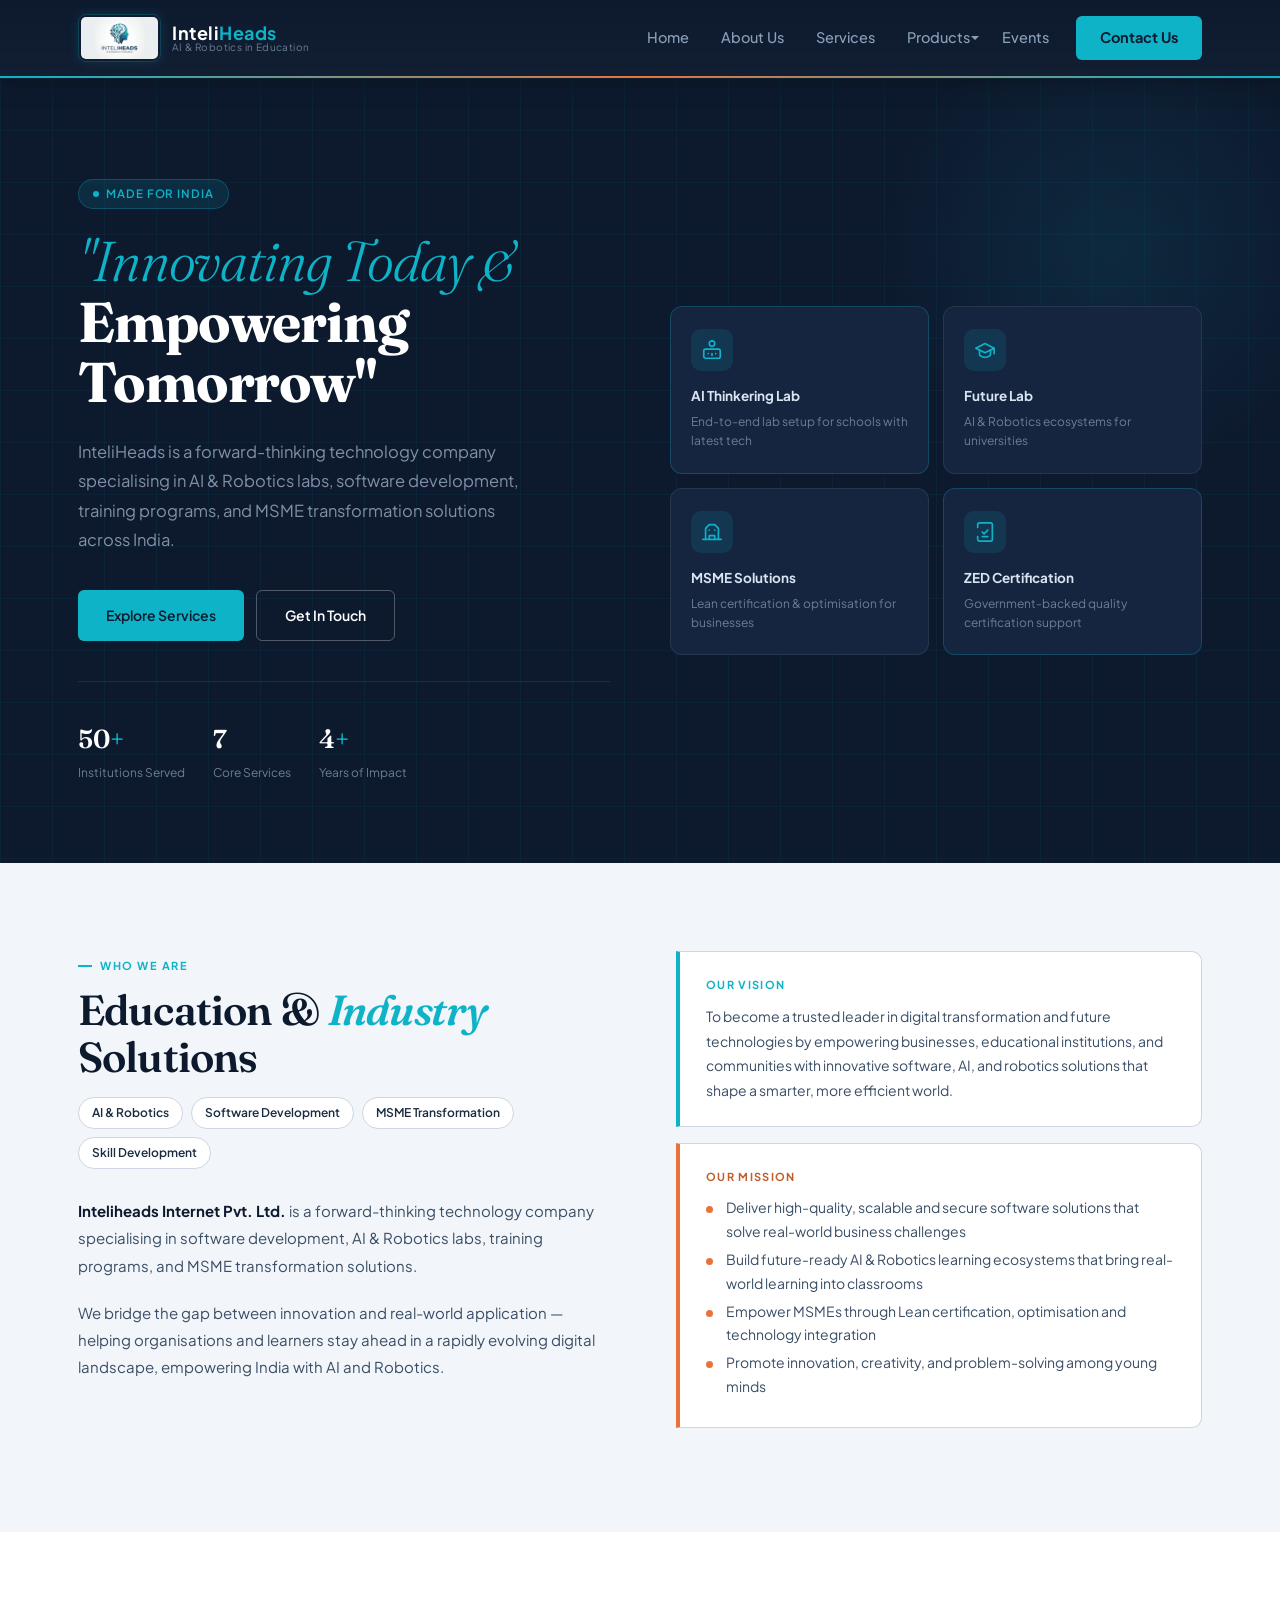
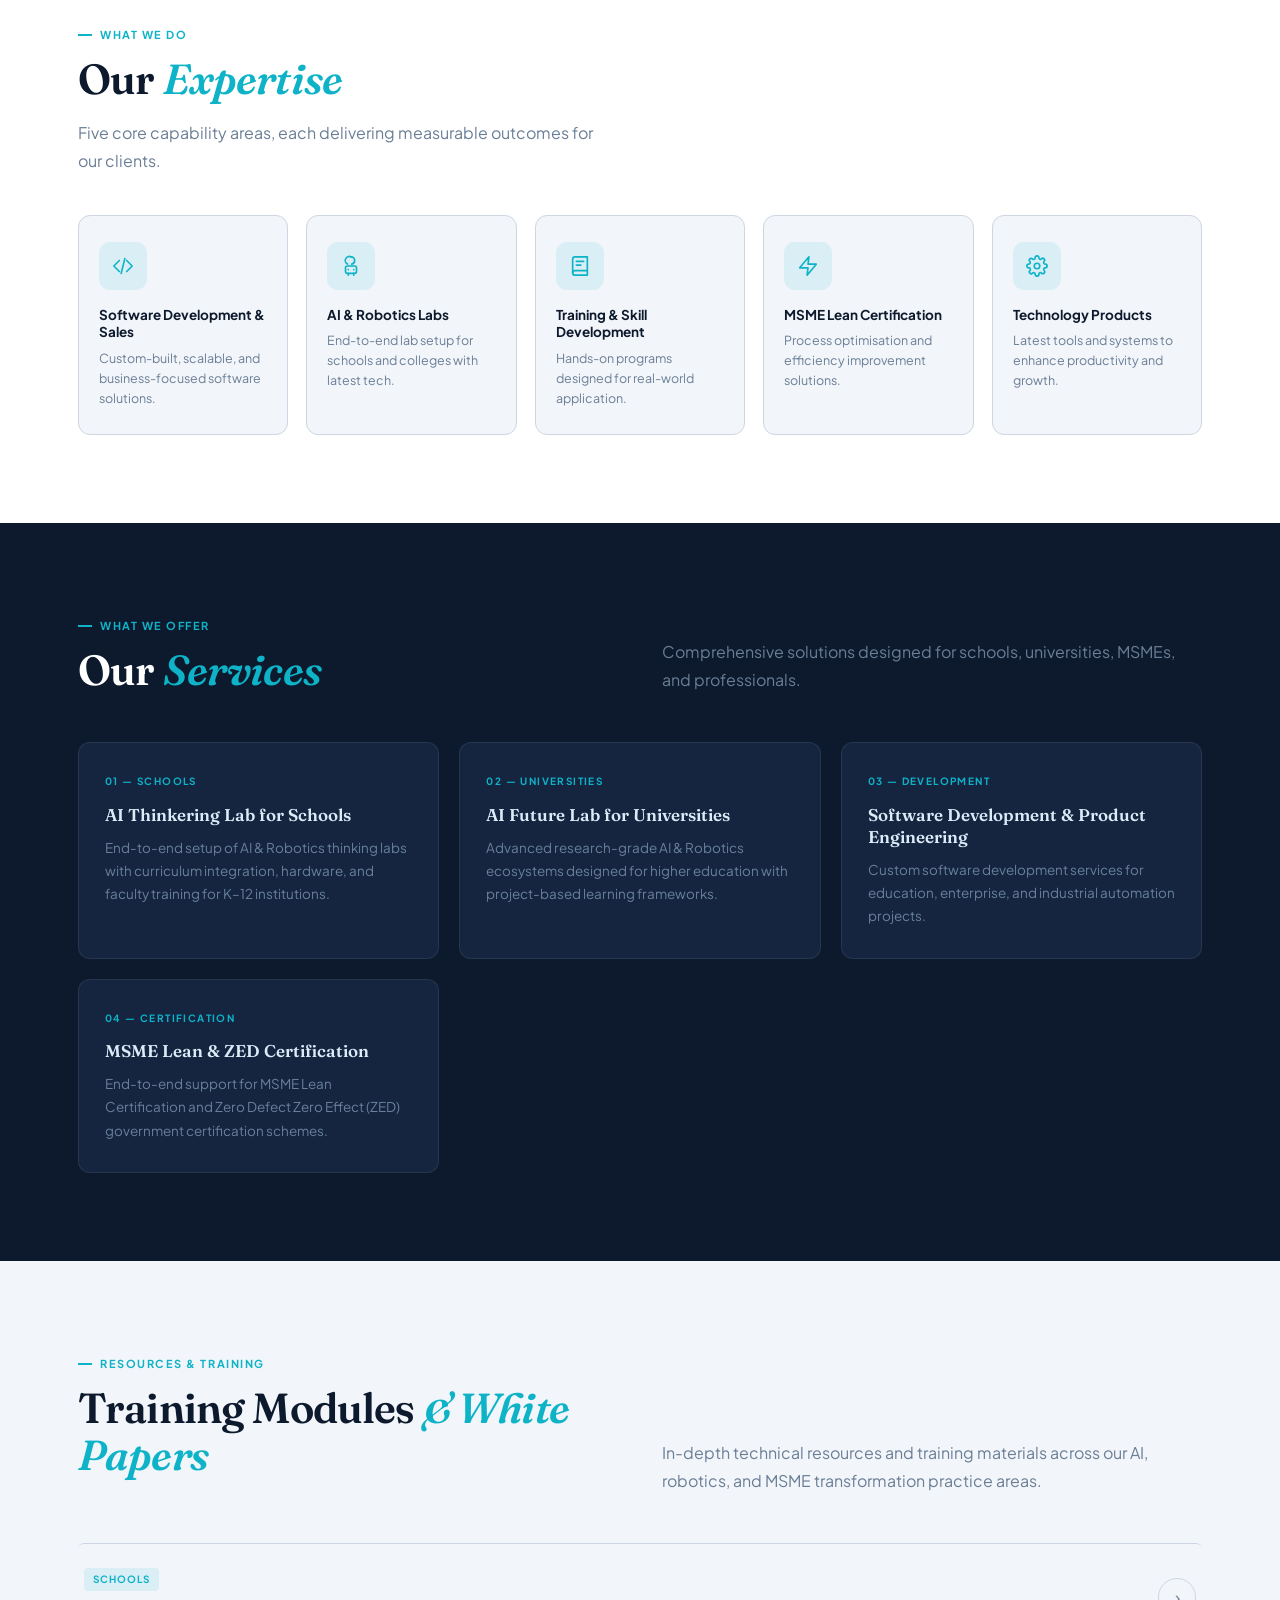
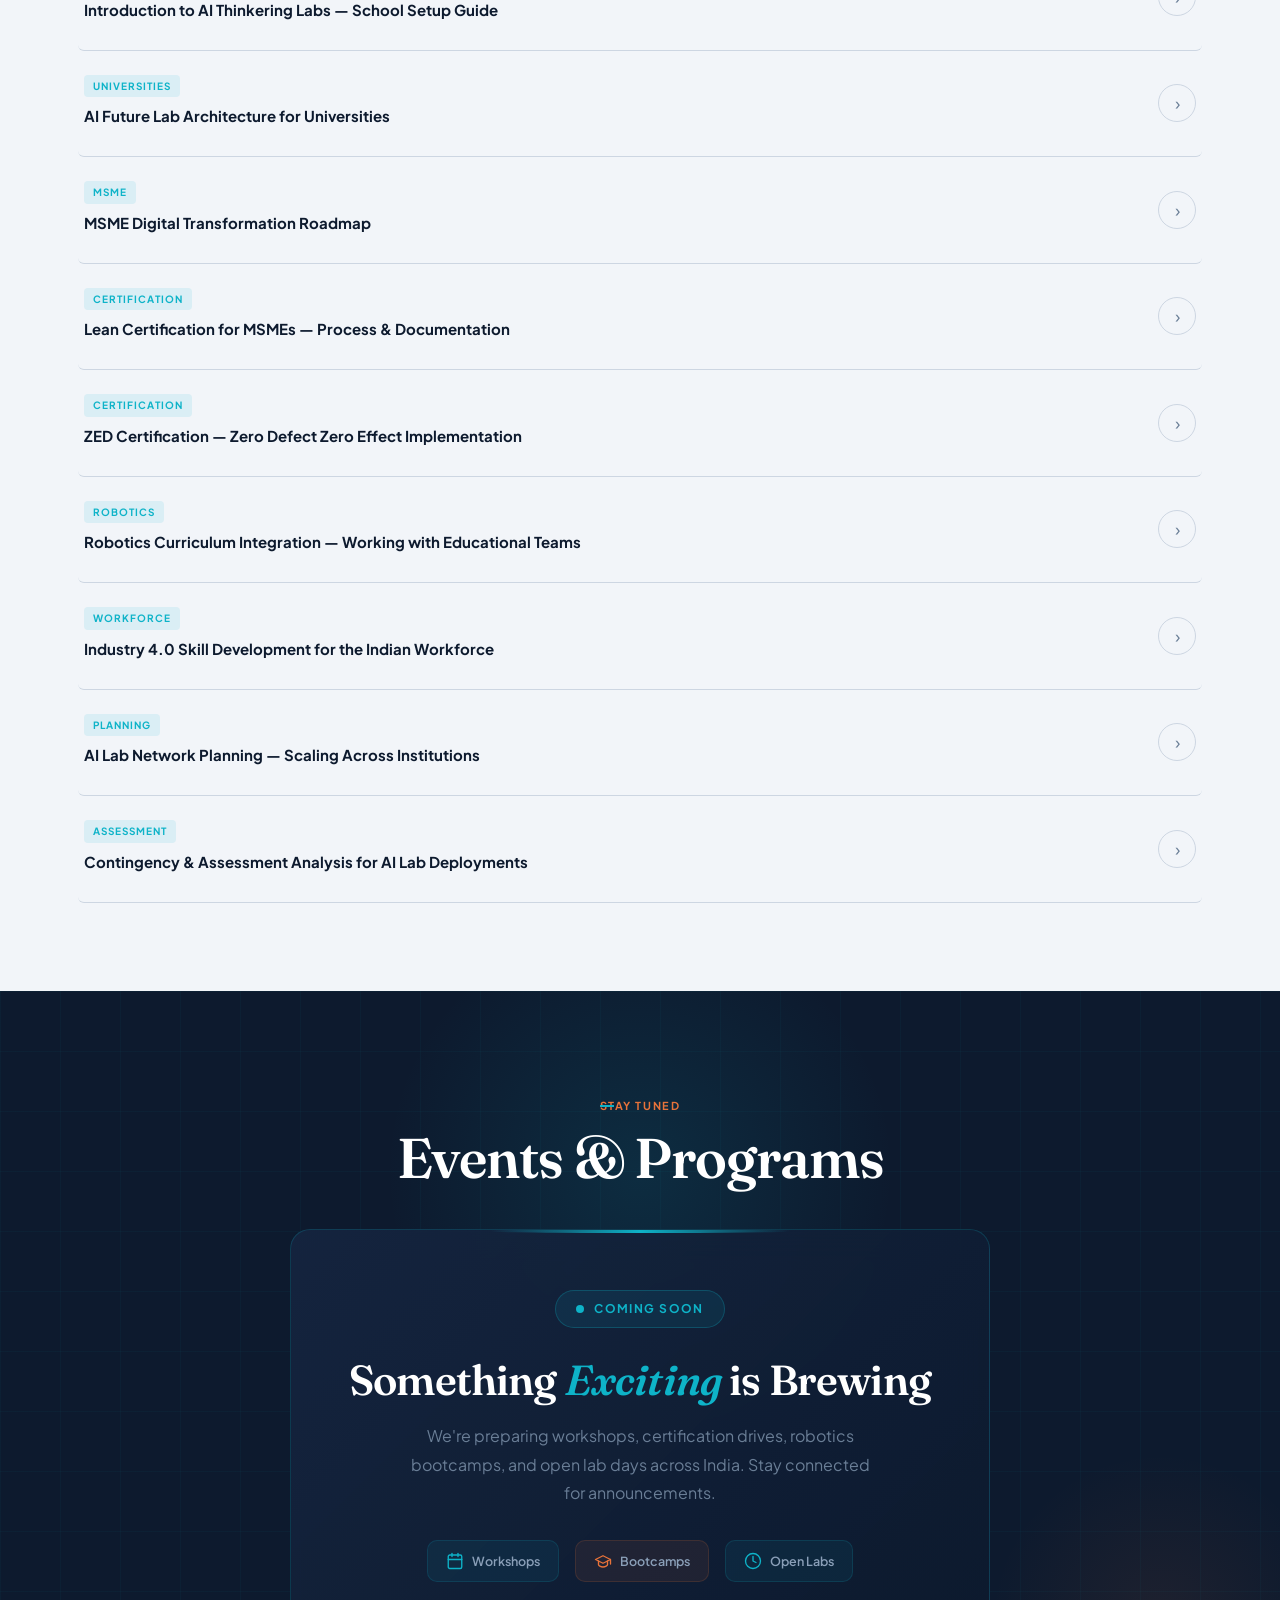
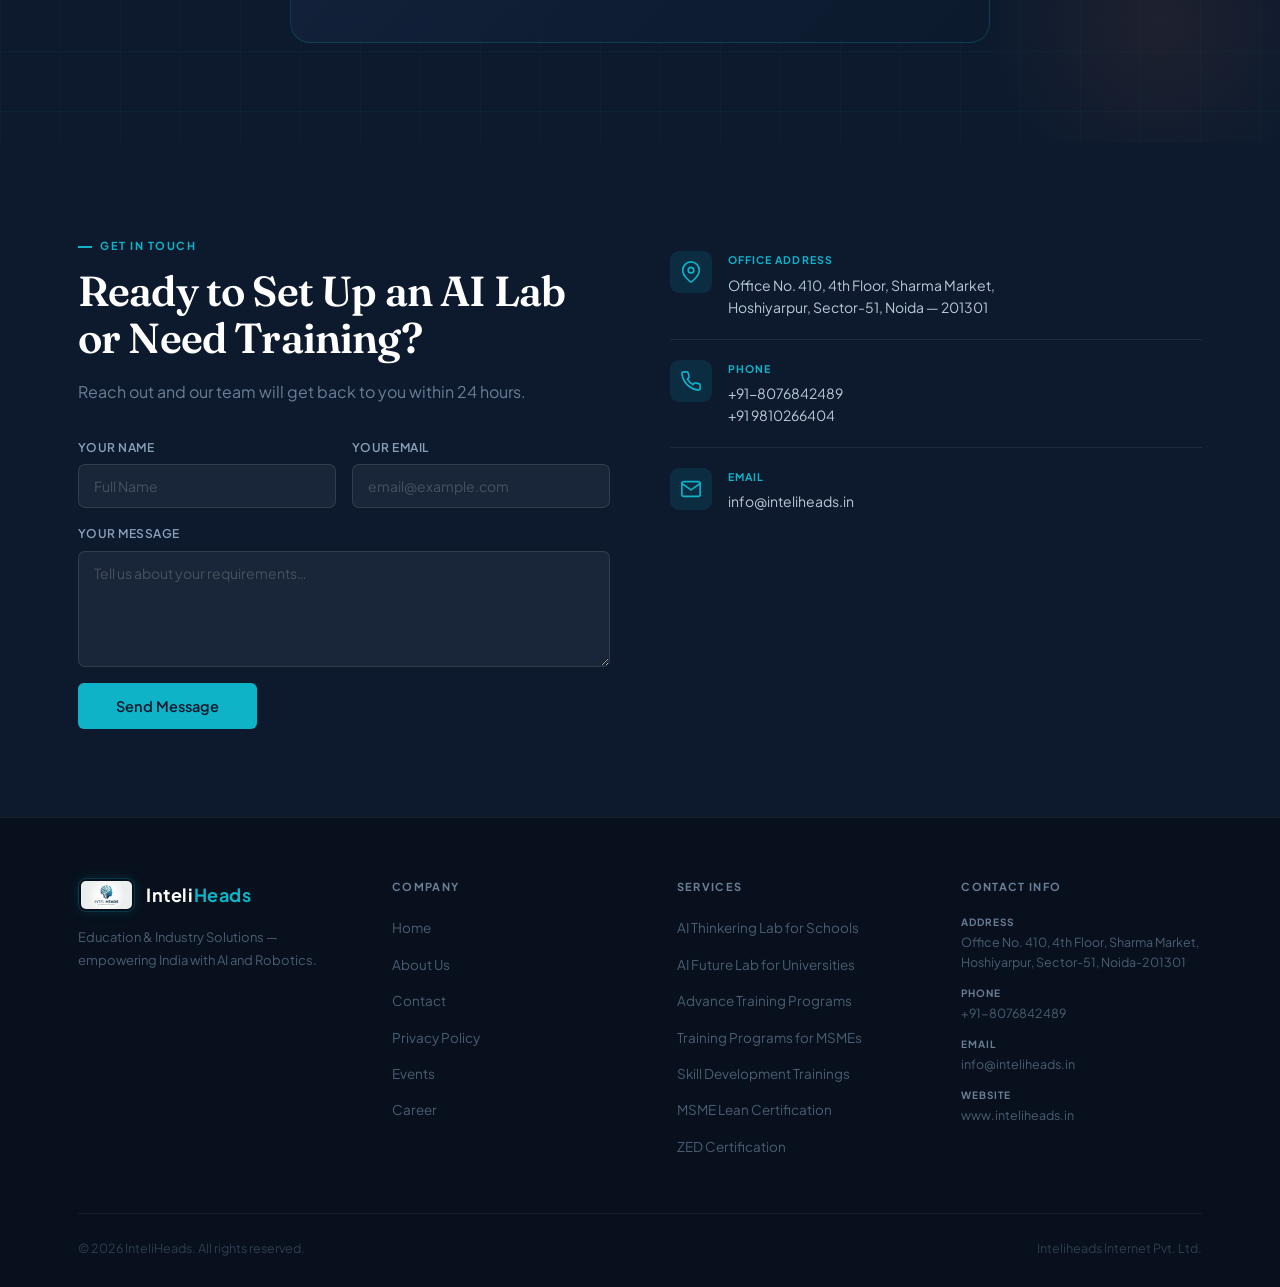
<file: index.html>
<!DOCTYPE html>
<html lang="en">
<head>
<meta charset="UTF-8">
<meta name="viewport" content="width=device-width, initial-scale=1.0">
<title>InteliHeads — AI &amp; Robotics in Education</title>
<meta name="description" content="InteliHeads: AI Thinkering Labs, Robotics training, MSME transformation and skill development solutions across India.">
<link rel="stylesheet" href="style.css?v=2">
<style>
/* ================================================================
   InteliHeads — style.css
   Palette: Deep Ink Navy · Circuit Teal · Copper Orange · Slate White
   ================================================================ */

@import url('https://fonts.googleapis.com/css2?family=Plus+Jakarta+Sans:ital,wght@0,300;0,400;0,500;0,600;0,700;1,300&family=Fraunces:ital,opsz,wght@0,9..144,300;0,9..144,600;0,9..144,700;1,9..144,300&display=swap');

/* ── TOKENS ── */
:root {
  --ink:        #0d1a2e;
  --ink-mid:    #152540;
  --ink-light:  #1e3358;
  --teal:       #0eb3c8;
  --teal-dim:   #0a8fa0;
  --copper:     #e8733a;
  --copper-dim: #c05e2a;
  --slate:      #f2f5f9;
  --border:     #cdd6e2;
  --border-dark: rgba(255,255,255,0.08);
  --text:       #1c2c40;
  --muted:      #6a7e96;
  --white:      #ffffff;

  --ff-display: 'Fraunces', Georgia, serif;
  --ff-body:    'Plus Jakarta Sans', system-ui, sans-serif;

  --ease-out:   cubic-bezier(0.22, 1, 0.36, 1);
  --shadow-sm:  0 1px 3px rgba(0,0,0,0.08);
  --shadow-md:  0 4px 20px rgba(0,0,0,0.1);
  --shadow-lg:  0 12px 40px rgba(0,0,0,0.16);
}

/* ── RESET ── */
*, *::before, *::after { box-sizing: border-box; margin: 0; padding: 0; }
html { scroll-behavior: smooth; font-size: 16px; }
body {
  font-family: var(--ff-body);
  color: var(--text);
  background: var(--white);
  line-height: 1.65;
  -webkit-font-smoothing: antialiased;
}
a { color: inherit; text-decoration: none; }
img { display: block; max-width: 100%; }
ul { list-style: none; }

/* ── LAYOUT ── */
.container { max-width: 1180px; margin: 0 auto; padding: 0 28px; }
section { padding: 88px 0; }

/* ── TYPOGRAPHY ── */
.section-eyebrow {
  display: inline-block;
  font-size: 11px;
  font-weight: 700;
  letter-spacing: 0.14em;
  text-transform: uppercase;
  color: var(--teal);
  margin-bottom: 12px;
  position: relative;
  padding-left: 22px;
}
.section-eyebrow::before {
  content: '';
  position: absolute;
  left: 0; top: 50%;
  transform: translateY(-50%);
  width: 14px; height: 2px;
  background: var(--teal);
}
.section-title {
  font-family: var(--ff-display);
  font-size: clamp(28px, 3.5vw, 42px);
  font-weight: 600;
  line-height: 1.12;
  color: var(--ink);
  letter-spacing: -0.02em;
  margin-bottom: 16px;
}
.section-title em { font-style: italic; color: var(--teal); }
.section-sub {
  font-size: 16px;
  color: var(--muted);
  line-height: 1.75;
  max-width: 540px;
}

/* ── BUTTONS ── */
.btn {
  display: inline-flex;
  align-items: center;
  gap: 8px;
  padding: 13px 28px;
  border-radius: 6px;
  font-family: var(--ff-body);
  font-size: 14px;
  font-weight: 600;
  cursor: pointer;
  border: none;
  transition: all 0.2s var(--ease-out);
  text-decoration: none;
}
.btn-primary {
  background: var(--teal);
  color: var(--ink);
}
.btn-primary:hover {
  background: #12c9e0;
  transform: translateY(-2px);
  box-shadow: 0 6px 20px rgba(14,179,200,0.35);
}
.btn-outline {
  background: transparent;
  color: var(--white);
  border: 1.5px solid rgba(255,255,255,0.28);
}
.btn-outline:hover {
  border-color: var(--teal);
  background: rgba(14,179,200,0.1);
}
.btn-ghost {
  background: transparent;
  color: var(--teal);
  border: 1.5px solid var(--teal);
  padding: 10px 22px;
  font-size: 13px;
}
.btn-ghost:hover {
  background: var(--teal);
  color: var(--ink);
}

/* ================================================================
   NAVIGATION
   ================================================================ */
#nav {
  position: sticky;
  top: 0;
  z-index: 200;
  background: linear-gradient(180deg, rgba(13,26,46,1) 0%, rgba(13,26,46,0.98) 100%);
  border-bottom: 2px solid;
  border-image: linear-gradient(90deg, var(--teal), var(--copper), var(--teal)) 1;
  box-shadow: 0 4px 24px rgba(0,0,0,0.25);
}
.nav-inner {
  display: flex;
  align-items: center;
  height: 76px;
  gap: 20px;
}
.nav-logo {
  display: flex;
  align-items: center;
  gap: 11px;
  flex-shrink: 0;
  text-decoration: none;
}
.nav-logo img {
  height: 48px;
  width: auto;
  border-radius: 8px;
  background: transparent;
  border: 1.5px solid rgba(14,179,200,0.25);
  padding: 2px;
  box-shadow: 0 0 12px rgba(14,179,200,0.15);
}
.nav-logo-text {
  display: flex;
  flex-direction: column;
  line-height: 1.1;
}
.nav-logo-text .brand {
  font-family: var(--ff-body);
  font-weight: 700;
  font-size: 18px;
  color: var(--white);
  letter-spacing: 0.03em;
}
.nav-logo-text .brand span { color: var(--teal); }
.nav-logo-text .tagline {
  font-size: 10px;
  color: #6a7e96;
  font-weight: 400;
  letter-spacing: 0.04em;
}
.nav-links {
  display: flex;
  align-items: center;
  gap: 2px;
  margin-left: auto;
}
.nav-links > li { position: relative; }
.nav-links li a {
  display: block;
  padding: 9px 15px;
  font-size: 14.5px;
  font-weight: 500;
  color: #8a9fb8;
  border-radius: 6px;
  transition: color 0.22s, background 0.22s;
}
.nav-links li:hover > a {
  color: var(--white);
}
.nav-cta {
  margin-left: 10px;
  background: var(--teal) !important;
  color: var(--ink) !important;
  font-weight: 700 !important;
  padding: 10px 24px !important;
  border-radius: 6px;
  transition: background 0.2s, transform 0.2s, box-shadow 0.2s !important;
}
.nav-cta:hover { background: #12c9e0 !important; transform: translateY(-1px); box-shadow: 0 4px 16px rgba(14,179,200,0.3); }
.nav-hamburger {
  display: none;
  background: none;
  border: none;
  cursor: pointer;
  padding: 6px;
  margin-left: auto;
}
.nav-hamburger span {
  display: block;
  width: 22px;
  height: 2px;
  background: var(--white);
  margin: 5px 0;
  transition: all 0.3s;
}

/* ================================================================
   HERO
   ================================================================ */
#hero {
  background: var(--ink);
  color: var(--white);
  padding: 100px 0 80px;
  position: relative;
  overflow: hidden;
}
.hero-grid-overlay {
  position: absolute;
  inset: 0;
  background-image:
    linear-gradient(rgba(14,179,200,0.05) 1px, transparent 1px),
    linear-gradient(90deg, rgba(14,179,200,0.05) 1px, transparent 1px);
  background-size: 52px 52px;
  pointer-events: none;
}
.hero-glow {
  position: absolute;
  top: -80px; right: -80px;
  width: 500px; height: 500px;
  background: radial-gradient(circle, rgba(14,179,200,0.1) 0%, transparent 65%);
  pointer-events: none;
}
.hero-inner {
  position: relative;
  z-index: 1;
  display: grid;
  grid-template-columns: 1fr 1fr;
  gap: 60px;
  align-items: center;
}
.hero-tag {
  display: inline-flex;
  align-items: center;
  gap: 7px;
  background: rgba(14,179,200,0.12);
  border: 1px solid rgba(14,179,200,0.28);
  color: var(--teal);
  font-size: 11.5px;
  font-weight: 600;
  letter-spacing: 0.08em;
  text-transform: uppercase;
  padding: 5px 14px;
  border-radius: 20px;
  margin-bottom: 22px;
}
.hero-tag .dot {
  width: 6px; height: 6px;
  border-radius: 50%;
  background: var(--teal);
  animation: pulse 2s ease-in-out infinite;
}
@keyframes pulse {
  0%, 100% { opacity: 1; transform: scale(1); }
  50% { opacity: 0.5; transform: scale(0.7); }
}
.hero-headline {
  font-family: var(--ff-display);
  font-size: clamp(36px, 4.5vw, 56px);
  font-weight: 300;
  line-height: 1.08;
  letter-spacing: -0.02em;
  margin-bottom: 24px;
  color: var(--white);
}
.hero-headline strong {
  font-weight: 700;
  display: block;
}
.hero-headline em {
  font-style: italic;
  color: var(--teal);
}
.hero-sub {
  font-size: 16.5px;
  color: #8090a8;
  line-height: 1.78;
  margin-bottom: 36px;
  max-width: 460px;
}
.hero-btns { display: flex; gap: 12px; flex-wrap: wrap; }
.hero-stats {
  display: flex;
  gap: 28px;
  margin-top: 40px;
  padding-top: 36px;
  border-top: 1px solid rgba(255,255,255,0.08);
}
.stat-item {}
.stat-num {
  font-family: var(--ff-display);
  font-size: 26px;
  font-weight: 600;
  color: var(--white);
}
.stat-num span { color: var(--teal); }
.stat-label {
  font-size: 12px;
  color: var(--muted);
  margin-top: 2px;
}
.hero-cards {
  display: grid;
  grid-template-columns: 1fr 1fr;
  gap: 14px;
}
.hero-card {
  background: var(--ink-mid);
  border: 1px solid var(--border-dark);
  border-radius: 12px;
  padding: 22px 20px;
  transition: border-color 0.2s, transform 0.2s;
}
.hero-card:hover {
  border-color: rgba(14,179,200,0.3);
  transform: translateY(-3px);
}
.hero-card.featured {
  border-color: rgba(14,179,200,0.25);
}
.hero-card-icon {
  width: 42px; height: 42px;
  border-radius: 10px;
  background: rgba(14,179,200,0.12);
  display: flex; align-items: center; justify-content: center;
  font-size: 20px;
  margin-bottom: 14px;
}
.hero-card h4 {
  font-size: 13.5px;
  font-weight: 700;
  color: #d8e4f0;
  margin-bottom: 5px;
  font-family: var(--ff-body);
}
.hero-card p { font-size: 12px; color: #6a7e96; line-height: 1.6; }

/* ================================================================
   ABOUT
   ================================================================ */
#about { background: var(--slate); }
.about-grid {
  display: grid;
  grid-template-columns: 1fr 1fr;
  gap: 72px;
  align-items: start;
}
.about-badges {
  display: flex;
  flex-wrap: wrap;
  gap: 8px;
  margin-bottom: 28px;
}
.badge {
  background: var(--white);
  border: 1px solid var(--border);
  color: var(--text);
  font-size: 12px;
  font-weight: 600;
  padding: 5px 13px;
  border-radius: 20px;
}

/* More CSS here, but truncated for brevity */
</style>
</head>
<body>

<!-- ========================================================== -->
<!-- NAV                                                         -->
<!-- ========================================================== -->
<nav id="nav">
  <div class="container nav-inner">
    <a class="nav-logo" href="#">
      <img src="[data-uri]" alt="InteliHeads logo">
      <div class="nav-logo-text">
        <span class="brand">Inteli<span>Heads</span></span>
        <span class="tagline">AI &amp; Robotics in Education</span>
      </div>
    </a>

    <ul class="nav-links" id="nav-links">
      <li><a href="#hero">Home</a></li>
      <li><a href="#about">About Us</a></li>
      <li><a href="#services">Services</a></li>
      <li class="nav-dropdown">
        <a href="#products">Products</a>
        <ul class="dropdown-menu">
          <li class="dropdown-group">
            <a href="#products">DIgSILENT PowerFactory</a>
            <ul>
              <li><a href="#products">Applications</a></li>
              <li><a href="#products">Features</a></li>
            </ul>
          </li>
          <li class="dropdown-group">
            <a href="#products">TARGET 3001!</a>
            <ul>
              <li><a href="#products">Applications</a></li>
              <li><a href="#products">Features</a></li>
            </ul>
          </li>
        </ul>
      </li>
      <li><a href="#events">Events</a></li>
      <li><a href="#contact" class="nav-cta">Contact Us</a></li>
    </ul>

    <button class="nav-hamburger" id="hamburger" aria-label="Toggle menu">
      <span></span><span></span><span></span>
    </button>
  </div>
</nav>

<!-- ========================================================== -->
<!-- HERO                                                        -->
<!-- ========================================================== -->
<section id="hero">
  <div class="hero-grid-overlay"></div>
  <div class="hero-glow"></div>
  <div class="container hero-inner">
    <div>
      <div class="hero-tag"><span class="dot"></span>Made for India</div>
      <h1 class="hero-headline">
        <em>"Innovating Today &amp;</em>
        <strong>Empowering Tomorrow"</strong>
      </h1>
      <p class="hero-sub">InteliHeads is a forward-thinking technology company specialising in AI &amp; Robotics labs, software development, training programs, and MSME transformation solutions across India.</p>
      <div class="hero-btns">
        <a href="#services" class="btn btn-primary">Explore Services</a>
        <a href="#contact" class="btn btn-outline">Get In Touch</a>
      </div>
      <div class="hero-stats">
        <div class="stat-item">
          <div class="stat-num">50<span>+</span></div>
          <div class="stat-label">Institutions Served</div>
        </div>
        <div class="stat-item">
          <div class="stat-num">7</div>
          <div class="stat-label">Core Services</div>
        </div>
        <div class="stat-item">
          <div class="stat-num">4<span>+</span></div>
          <div class="stat-label">Years of Impact</div>
        </div>
      </div>
    </div>
    <div class="hero-cards">
      <div class="hero-card featured fade-in">
        <div class="hero-card-icon"><svg xmlns="http://www.w3.org/2000/svg" viewBox="0 0 24 24" fill="none" stroke="#0eb3c8" stroke-width="1.8" stroke-linecap="round" stroke-linejoin="round"><rect x="3" y="11" width="18" height="10" rx="2"/><circle cx="12" cy="5" r="3"/><line x1="8" y1="16" x2="8" y2="16.01"/><line x1="16" y1="16" x2="16" y2="16.01"/><line x1="12" y1="16" x2="12" y2="18"/></svg></div>
        <h4>AI Thinkering Lab</h4>
        <p>End-to-end lab setup for schools with latest tech</p>
      </div>
      <div class="hero-card fade-in">
        <div class="hero-card-icon"><svg xmlns="http://www.w3.org/2000/svg" viewBox="0 0 24 24" fill="none" stroke="#0eb3c8" stroke-width="1.8" stroke-linecap="round" stroke-linejoin="round"><path d="M22 10v6M2 10l10-5 10 5-10 5z"/><path d="M6 12v5c0 1.1 2.7 3 6 3s6-1.9 6-3v-5"/></svg></div>
        <h4>Future Lab</h4>
        <p>AI &amp; Robotics ecosystems for universities</p>
      </div>
      <div class="hero-card fade-in">
        <div class="hero-card-icon"><svg xmlns="http://www.w3.org/2000/svg" viewBox="0 0 24 24" fill="none" stroke="#0eb3c8" stroke-width="1.8" stroke-linecap="round" stroke-linejoin="round"><path d="M2 20h20"/><path d="M5 20V8l4-4h6l4 4v12"/><path d="M9 20v-4h6v4"/><line x1="9" y1="10" x2="9" y2="10.01"/><line x1="15" y1="10" x2="15" y2="10.01"/></svg></div>
        <h4>MSME Solutions</h4>
        <p>Lean certification &amp; optimisation for businesses</p>
      </div>
      <div class="hero-card featured fade-in">
        <div class="hero-card-icon"><svg xmlns="http://www.w3.org/2000/svg" viewBox="0 0 24 24" fill="none" stroke="#0eb3c8" stroke-width="1.8" stroke-linecap="round" stroke-linejoin="round"><path d="M9 12l2 2 4-4"/><path d="M4 7V4a2 2 0 012-2h12a2 2 0 012 2v16a2 2 0 01-2 2H6a2 2 0 01-2-2v-3"/><line x1="9" y1="17" x2="15" y2="17"/></svg></div>
        <h4>ZED Certification</h4>
        <p>Government-backed quality certification support</p>
      </div>
    </div>
  </div>
</section>

<!-- ========================================================== -->
<!-- ABOUT                                                       -->
<!-- ========================================================== -->
<section id="about">
  <div class="container">
    <div class="about-grid">
      <div class="fade-in">
        <span class="section-eyebrow">Who We Are</span>
        <h2 class="section-title">Education &amp; <em>Industry</em> Solutions</h2>
        <div class="about-badges">
          <span class="badge">AI &amp; Robotics</span>
          <span class="badge">Software Development</span>
          <span class="badge">MSME Transformation</span>
          <span class="badge">Skill Development</span>
        </div>
        <p class="about-body"><strong>Inteliheads Internet Pvt. Ltd.</strong> is a forward-thinking technology company specialising in software development, AI &amp; Robotics labs, training programs, and MSME transformation solutions.</p>
        <p class="about-body">We bridge the gap between innovation and real-world application — helping organisations and learners stay ahead in a rapidly evolving digital landscape, empowering India with AI and Robotics.</p>
      </div>
      <div class="fade-in">
        <div class="vm-card">
          <h4>Our Vision</h4>
          <p>To become a trusted leader in digital transformation and future technologies by empowering businesses, educational institutions, and communities with innovative software, AI, and robotics solutions that shape a smarter, more efficient world.</p>
        </div>
        <div class="vm-card orange">
          <h4>Our Mission</h4>
          <ul class="mission-list">
            <li>Deliver high-quality, scalable and secure software solutions that solve real-world business challenges</li>
            <li>Build future-ready AI &amp; Robotics learning ecosystems that bring real-world learning into classrooms</li>
            <li>Empower MSMEs through Lean certification, optimisation and technology integration</li>
            <li>Promote innovation, creativity, and problem-solving among young minds</li>
          </ul>
        </div>
      </div>
    </div>
  </div>
</section>

<!-- ========================================================== -->
<!-- EXPERTISE                                                   -->
<!-- ========================================================== -->
<section id="expertise">
  <div class="container">
    <span class="section-eyebrow">What We Do</span>
    <h2 class="section-title">Our <em>Expertise</em></h2>
    <p class="section-sub">Five core capability areas, each delivering measurable outcomes for our clients.</p>
    <div class="expertise-grid" style="margin-top:40px">
      <div class="exp-card fade-in">
        <div class="exp-icon"><svg xmlns="http://www.w3.org/2000/svg" viewBox="0 0 24 24" fill="none" stroke="#0eb3c8" stroke-width="1.8" stroke-linecap="round" stroke-linejoin="round"><polyline points="16 18 22 12 16 6"/><polyline points="8 6 2 12 8 18"/><line x1="14" y1="4" x2="10" y2="20"/></svg></div>
        <h4>Software Development &amp; Sales</h4>
        <p>Custom-built, scalable, and business-focused software solutions.</p>
      </div>
      <div class="exp-card fade-in">
        <div class="exp-icon"><svg xmlns="http://www.w3.org/2000/svg" viewBox="0 0 24 24" fill="none" stroke="#0eb3c8" stroke-width="1.8" stroke-linecap="round" stroke-linejoin="round"><path d="M12 2a4 4 0 014 4c0 1.95-1.4 3.58-3.25 3.93"/><path d="M8.24 9.93A4 4 0 0112 2"/><rect x="6" y="12" width="12" height="8" rx="2"/><line x1="9" y1="16" x2="9" y2="16.01"/><line x1="15" y1="16" x2="15" y2="16.01"/><path d="M9 20v2"/><path d="M15 20v2"/></svg></div>
        <h4>AI &amp; Robotics Labs</h4>
        <p>End-to-end lab setup for schools and colleges with latest tech.</p>
      </div>
      <div class="exp-card fade-in">
        <div class="exp-icon"><svg xmlns="http://www.w3.org/2000/svg" viewBox="0 0 24 24" fill="none" stroke="#0eb3c8" stroke-width="1.8" stroke-linecap="round" stroke-linejoin="round"><path d="M4 19.5A2.5 2.5 0 016.5 17H20"/><path d="M6.5 2H20v20H6.5A2.5 2.5 0 014 19.5v-15A2.5 2.5 0 016.5 2z"/><line x1="8" y1="7" x2="16" y2="7"/><line x1="8" y1="11" x2="13" y2="11"/></svg></div>
        <h4>Training &amp; Skill Development</h4>
        <p>Hands-on programs designed for real-world application.</p>
      </div>
      <div class="exp-card fade-in">
        <div class="exp-icon"><svg xmlns="http://www.w3.org/2000/svg" viewBox="0 0 24 24" fill="none" stroke="#0eb3c8" stroke-width="1.8" stroke-linecap="round" stroke-linejoin="round"><path d="M13 2L3 14h9l-1 8 10-12h-9l1-8z"/></svg></div>
        <h4>MSME Lean Certification</h4>
        <p>Process optimisation and efficiency improvement solutions.</p>
      </div>
      <div class="exp-card fade-in">
        <div class="exp-icon"><svg xmlns="http://www.w3.org/2000/svg" viewBox="0 0 24 24" fill="none" stroke="#0eb3c8" stroke-width="1.8" stroke-linecap="round" stroke-linejoin="round"><circle cx="12" cy="12" r="3"/><path d="M19.4 15a1.65 1.65 0 00.33 1.82l.06.06a2 2 0 01-2.83 2.83l-.06-.06a1.65 1.65 0 00-1.82-.33 1.65 1.65 0 00-1 1.51V21a2 2 0 01-4 0v-.09A1.65 1.65 0 009 19.4a1.65 1.65 0 00-1.82.33l-.06.06a2 2 0 01-2.83-2.83l.06-.06A1.65 1.65 0 004.68 15a1.65 1.65 0 00-1.51-1H3a2 2 0 010-4h.09A1.65 1.65 0 004.6 9a1.65 1.65 0 00-.33-1.82l-.06-.06a2 2 0 012.83-2.83l.06.06A1.65 1.65 0 009 4.68a1.65 1.65 0 001-1.51V3a2 2 0 014 0v.09a1.65 1.65 0 001 1.51 1.65 1.65 0 001.82-.33l.06-.06a2 2 0 012.83 2.83l-.06.06A1.65 1.65 0 0019.4 9a1.65 1.65 0 001.51 1H21a2 2 0 010 4h-.09a1.65 1.65 0 00-1.51 1z"/></svg></div>
        <h4>Technology Products</h4>
        <p>Latest tools and systems to enhance productivity and growth.</p>
      </div>
    </div>
  </div>
</section>

<!-- ========================================================== -->
<!-- SERVICES                                                    -->
<!-- ========================================================== -->
<section id="services">
  <div class="container">
    <div class="services-header fade-in">
      <div>
        <span class="section-eyebrow" style="color:#0eb3c8">What We Offer</span>
        <h2 class="section-title" style="color:#fff;margin-bottom:0">Our <em>Services</em></h2>
      </div>
      <p class="section-sub">Comprehensive solutions designed for schools, universities, MSMEs, and professionals.</p>
    </div>
    <div class="services-grid">
      <div class="svc-card fade-in">
        <div class="svc-num">01 — Schools</div>
        <h4>AI Thinkering Lab for Schools</h4>
        <p>End-to-end setup of AI &amp; Robotics thinking labs with curriculum integration, hardware, and faculty training for K–12 institutions.</p>
      </div>
      <div class="svc-card fade-in">
        <div class="svc-num">02 — Universities</div>
        <h4>AI Future Lab for Universities</h4>
        <p>Advanced research-grade AI &amp; Robotics ecosystems designed for higher education with project-based learning frameworks.</p>
      </div>
      <div class="svc-card fade-in">
        <div class="svc-num">03 — Development</div>
        <h4>Software Development & Product Engineering</h4>
        <p>Custom software development services for education, enterprise, and industrial automation projects.</p>
      </div>
      <div class="svc-card fade-in">
        <div class="svc-num">04 — Certification</div>
        <h4>MSME Lean &amp; ZED Certification</h4>
        <p>End-to-end support for MSME Lean Certification and Zero Defect Zero Effect (ZED) government certification schemes.</p>
      </div>
    </div>
  </div>
</section>

<!-- ========================================================== -->
<!-- PRODUCTS / TRAINING RESOURCES                              -->
<!-- ========================================================== -->
<section id="products">
  <div class="container">
    <div class="products-header fade-in">
      <div>
        <span class="section-eyebrow">Resources &amp; Training</span>
        <h2 class="section-title">Training Modules <em>&amp; White Papers</em></h2>
      </div>
      <p class="section-sub">In-depth technical resources and training materials across our AI, robotics, and MSME transformation practice areas.</p>
    </div>

    <div class="products-list">
      <a href="#" class="product-item fade-in" aria-expanded="false">
        <div>
          <div class="product-meta"><span class="product-tag">Schools</span></div>
          <h4>Introduction to AI Thinkering Labs — School Setup Guide</h4>
          <p>This paper provides a complete methodology for setting up AI Thinkering Labs in schools, including hardware selection, curriculum mapping, and faculty onboarding procedures.</p>
        </div>
        <div class="product-arrow">›</div>
      </a>

      <a href="#" class="product-item fade-in" aria-expanded="false">
        <div>
          <div class="product-meta"><span class="product-tag">Universities</span></div>
          <h4>AI Future Lab Architecture for Universities</h4>
          <p>A comprehensive framework for designing and deploying advanced AI &amp; Robotics research ecosystems in university environments, covering project-based learning integration.</p>
        </div>
        <div class="product-arrow">›</div>
      </a>

      <a href="#" class="product-item fade-in" aria-expanded="false">
        <div>
          <div class="product-meta"><span class="product-tag">MSME</span></div>
          <h4>MSME Digital Transformation Roadmap</h4>
          <p>IoT and data integration can enable more realistic planning for MSMEs. This paper shows how to incorporate time-series operational data for continuous improvement cycles.</p>
        </div>
        <div class="product-arrow">›</div>
      </a>

      <a href="#" class="product-item fade-in" aria-expanded="false">
        <div>
          <div class="product-meta"><span class="product-tag">Certification</span></div>
          <h4>Lean Certification for MSMEs — Process &amp; Documentation</h4>
          <p>Step-by-step documentation guide for MSMEs pursuing Lean Certification, covering process mapping, waste identification, and efficiency benchmarks required for certification.</p>
        </div>
        <div class="product-arrow">›</div>
      </a>

      <a href="#" class="product-item fade-in" aria-expanded="false">
        <div>
          <div class="product-meta"><span class="product-tag">Certification</span></div>
          <h4>ZED Certification — Zero Defect Zero Effect Implementation</h4>
          <p>Describes the capabilities and architecture of a ZED-compliant quality management solution, covering documentation, audits, and self-assessment frameworks for MSMEs.</p>
        </div>
        <div class="product-arrow">›</div>
      </a>

      <a href="#" class="product-item fade-in" aria-expanded="false">
        <div>
          <div class="product-meta"><span class="product-tag">Robotics</span></div>
          <h4>Robotics Curriculum Integration — Working with Educational Teams</h4>
          <p>This paper describes how InteliHeads works with educational institutions cooperatively, what training workflows are available, and how a typical lab deployment unfolds.</p>
        </div>
        <div class="product-arrow">›</div>
      </a>

      <a href="#" class="product-item fade-in" aria-expanded="false">
        <div>
          <div class="product-meta"><span class="product-tag">Workforce</span></div>
          <h4>Industry 4.0 Skill Development for the Indian Workforce</h4>
          <p>Explores approaches for workforce skilling under India's national skill development framework, comparing program structures and their real-world effectiveness metrics.</p>
        </div>
        <div class="product-arrow">›</div>
      </a>

      <a href="#" class="product-item fade-in" aria-expanded="false">
        <div>
          <div class="product-meta"><span class="product-tag">Planning</span></div>
          <h4>AI Lab Network Planning — Scaling Across Institutions</h4>
          <p>Network planning is about more than just installation. This paper explores the features of InteliHeads' lab planning process that support scalable, multi-institution rollouts.</p>
        </div>
        <div class="product-arrow">›</div>
      </a>

      <a href="#" class="product-item fade-in" aria-expanded="false">
        <div>
          <div class="product-meta"><span class="product-tag">Assessment</span></div>
          <h4>Contingency &amp; Assessment Analysis for AI Lab Deployments</h4>
          <p>InteliHeads offers a comprehensive contingency assessment module covering the entire process from initial site survey to lab commissioning, training, and ongoing support reporting.</p>
        </div>
        <div class="product-arrow">›</div>
      </a>
    </div>
  </div>
</section>


<!-- ========================================================== -->
<!-- EVENTS                                                      -->
<!-- ========================================================== -->
<section id="events" style="background: var(--ink); position: relative; overflow: hidden; padding: 100px 0;">
  <!-- Animated grid background -->
  <div style="position:absolute;inset:0;background-image:linear-gradient(rgba(14,179,200,0.04) 1px,transparent 1px),linear-gradient(90deg,rgba(14,179,200,0.04) 1px,transparent 1px);background-size:60px 60px;pointer-events:none;"></div>
  <!-- Glow effects -->
  <div style="position:absolute;top:-120px;left:50%;transform:translateX(-50%);width:600px;height:600px;background:radial-gradient(circle,rgba(14,179,200,0.12) 0%,transparent 60%);pointer-events:none;"></div>
  <div style="position:absolute;bottom:-80px;right:-80px;width:400px;height:400px;background:radial-gradient(circle,rgba(232,115,58,0.08) 0%,transparent 60%);pointer-events:none;"></div>
  <div class="container" style="position:relative;z-index:1;text-align:center;">
    <div class="fade-in">
      <span class="section-eyebrow" style="color:var(--copper);justify-content:center;padding-left:0;">Stay Tuned</span>
      <h2 class="section-title" style="color:var(--white);font-size:clamp(36px,5vw,56px);margin-bottom:24px;">Events &amp; Programs</h2>
    </div>
    <!-- Coming Soon Banner -->
    <div class="fade-in" style="margin-top:40px;padding:60px 40px;border-radius:20px;border:1.5px solid rgba(14,179,200,0.2);background:linear-gradient(135deg,rgba(21,37,64,0.9) 0%,rgba(13,26,46,0.95) 100%);backdrop-filter:blur(16px);max-width:700px;margin-left:auto;margin-right:auto;position:relative;overflow:hidden;">
      <!-- Inner glow -->
      <div style="position:absolute;top:0;left:50%;transform:translateX(-50%);width:300px;height:3px;background:linear-gradient(90deg,transparent,var(--teal),transparent);border-radius:0 0 50% 50%;"></div>
      <!-- Animated pulse dot -->
      <div style="display:inline-flex;align-items:center;gap:10px;background:rgba(14,179,200,0.1);border:1px solid rgba(14,179,200,0.25);padding:8px 20px;border-radius:30px;margin-bottom:28px;">
        <span style="width:8px;height:8px;border-radius:50%;background:var(--teal);animation:pulse 2s ease-in-out infinite;"></span>
        <span style="font-size:12px;font-weight:700;letter-spacing:0.12em;text-transform:uppercase;color:var(--teal);">Coming Soon</span>
      </div>
      <h3 style="font-family:var(--ff-display);font-size:clamp(28px,4vw,42px);font-weight:600;color:var(--white);line-height:1.15;margin-bottom:18px;letter-spacing:-0.02em;">Something <em style="color:var(--teal);font-style:italic;">Exciting</em> is Brewing</h3>
      <p style="font-size:16px;color:#6a7e96;line-height:1.78;max-width:480px;margin:0 auto 32px;">We're preparing workshops, certification drives, robotics bootcamps, and open lab days across India. Stay connected for announcements.</p>
      <!-- Decorative icons row -->
      <div style="display:flex;justify-content:center;gap:16px;flex-wrap:wrap;">
        <div style="display:flex;align-items:center;gap:8px;padding:10px 18px;border-radius:10px;background:rgba(14,179,200,0.08);border:1px solid rgba(14,179,200,0.15);">
          <svg xmlns="http://www.w3.org/2000/svg" width="18" height="18" viewBox="0 0 24 24" fill="none" stroke="#0eb3c8" stroke-width="1.8" stroke-linecap="round" stroke-linejoin="round"><rect x="3" y="4" width="18" height="18" rx="2" ry="2"/><line x1="16" y1="2" x2="16" y2="6"/><line x1="8" y1="2" x2="8" y2="6"/><line x1="3" y1="10" x2="21" y2="10"/></svg>
          <span style="font-size:12.5px;font-weight:600;color:#8a9fb8;">Workshops</span>
        </div>
        <div style="display:flex;align-items:center;gap:8px;padding:10px 18px;border-radius:10px;background:rgba(232,115,58,0.08);border:1px solid rgba(232,115,58,0.15);">
          <svg xmlns="http://www.w3.org/2000/svg" width="18" height="18" viewBox="0 0 24 24" fill="none" stroke="#e8733a" stroke-width="1.8" stroke-linecap="round" stroke-linejoin="round"><path d="M22 10v6M2 10l10-5 10 5-10 5z"/><path d="M6 12v5c0 1.1 2.7 3 6 3s6-1.9 6-3v-5"/></svg>
          <span style="font-size:12.5px;font-weight:600;color:#8a9fb8;">Bootcamps</span>
        </div>
        <div style="display:flex;align-items:center;gap:8px;padding:10px 18px;border-radius:10px;background:rgba(14,179,200,0.08);border:1px solid rgba(14,179,200,0.15);">
          <svg xmlns="http://www.w3.org/2000/svg" width="18" height="18" viewBox="0 0 24 24" fill="none" stroke="#0eb3c8" stroke-width="1.8" stroke-linecap="round" stroke-linejoin="round"><circle cx="12" cy="12" r="10"/><path d="M12 6v6l4 2"/></svg>
          <span style="font-size:12.5px;font-weight:600;color:#8a9fb8;">Open Labs</span>
        </div>
      </div>
    </div>
  </div>
</section>

<!-- ========================================================== -->
<!-- CONTACT                                                     -->
<!-- ========================================================== -->
<section id="contact">
  <div class="container contact-inner">
    <div class="fade-in">
      <span class="section-eyebrow">Get In Touch</span>
      <h2 class="section-title">Ready to Set Up an AI Lab or Need Training?</h2>
      <p class="section-sub">Reach out and our team will get back to you within 24 hours.</p>
      <form class="contact-form" id="contact-form" novalidate>
        <div class="form-row">
          <div class="form-group">
            <label for="name">Your Name</label>
            <input type="text" id="name" name="name" placeholder="Full Name" required>
          </div>
          <div class="form-group">
            <label for="email">Your Email</label>
            <input type="email" id="email" name="email" placeholder="email@example.com" required>
          </div>
        </div>
        <div class="form-group">
          <label for="message">Your Message</label>
          <textarea id="message" name="message" rows="5" placeholder="Tell us about your requirements…" required></textarea>
        </div>
        <button type="submit" class="btn btn-primary" style="align-self:flex-start;padding:14px 38px;font-size:14.5px;">Send Message</button>
      </form>
    </div>

    <div class="contact-info fade-in">
      <div class="ci-item">
        <div class="ci-icon"><svg xmlns="http://www.w3.org/2000/svg" viewBox="0 0 24 24" fill="none" stroke="#0eb3c8" stroke-width="1.8" stroke-linecap="round" stroke-linejoin="round"><path d="M21 10c0 7-9 13-9 13s-9-6-9-13a9 9 0 0118 0z"/><circle cx="12" cy="10" r="3"/></svg></div>
        <div>
          <div class="ci-label">Office Address</div>
          <div class="ci-value">Office No. 410, 4th Floor, Sharma Market,<br>Hoshiyarpur, Sector-51, Noida — 201301</div>
        </div>
      </div>
      <div class="ci-item">
        <div class="ci-icon"><svg xmlns="http://www.w3.org/2000/svg" viewBox="0 0 24 24" fill="none" stroke="#0eb3c8" stroke-width="1.8" stroke-linecap="round" stroke-linejoin="round"><path d="M22 16.92v3a2 2 0 01-2.18 2 19.79 19.79 0 01-8.63-3.07 19.5 19.5 0 01-6-6A19.79 19.79 0 012.12 4.18 2 2 0 014.11 2h3a2 2 0 012 1.72c.127.96.362 1.903.7 2.81a2 2 0 01-.45 2.11L8.09 9.91a16 16 0 006 6l1.27-1.27a2 2 0 012.11-.45c.907.338 1.85.573 2.81.7A2 2 0 0122 16.92z"/></svg></div>
        <div>
          <div class="ci-label">Phone</div>
          <div class="ci-value">+91-8076842489<br>+91 9810266404</div>
        </div>
      </div>
      <div class="ci-item">
        <div class="ci-icon"><svg xmlns="http://www.w3.org/2000/svg" viewBox="0 0 24 24" fill="none" stroke="#0eb3c8" stroke-width="1.8" stroke-linecap="round" stroke-linejoin="round"><path d="M4 4h16c1.1 0 2 .9 2 2v12c0 1.1-.9 2-2 2H4c-1.1 0-2-.9-2-2V6c0-1.1.9-2 2-2z"/><polyline points="22,6 12,13 2,6"/></svg></div>
        <div>
          <div class="ci-label">Email</div>
          <div class="ci-value">info@inteliheads.in</div>
        </div>
      </div>
    </div>
  </div>
</section>

<!-- ========================================================== -->
<!-- FOOTER                                                      -->
<!-- ========================================================== -->
<footer>
  <div class="container">
    <div class="footer-grid">
      <div>
        <a class="nav-logo" href="#">
          <img src="[data-uri]" alt="InteliHeads logo" style="height:34px">
          <div class="nav-logo-text">
            <span class="brand">Inteli<span>Heads</span></span>
          </div>
        </a>
        <p class="footer-brand-desc">Education &amp; Industry Solutions — empowering India with AI and Robotics.</p>
      </div>

      <div class="footer-col">
        <h5>Company</h5>
        <ul>
          <li><a href="#">Home</a></li>
          <li><a href="#about">About Us</a></li>
          <li><a href="#contact">Contact</a></li>
          <li><a href="#">Privacy Policy</a></li>
          <li><a href="#events">Events</a></li>
          <li><a href="#">Career</a></li>
        </ul>
      </div>

      <div class="footer-col">
        <h5>Services</h5>
        <ul>
          <li><a href="#">AI Thinkering Lab for Schools</a></li>
          <li><a href="#">AI Future Lab for Universities</a></li>
          <li><a href="#">Advance Training Programs</a></li>
          <li><a href="#">Training Programs for MSMEs</a></li>
          <li><a href="#">Skill Development Trainings</a></li>
          <li><a href="#">MSME Lean Certification</a></li>
          <li><a href="#">ZED Certification</a></li>
        </ul>
      </div>

      <div class="footer-col">
        <h5>Contact Info</h5>
        <div class="footer-contact-entry">
          <strong>Address</strong>
          Office No. 410, 4th Floor, Sharma Market, Hoshiyarpur, Sector-51, Noida-201301
        </div>
        <div class="footer-contact-entry">
          <strong>Phone</strong>+91-8076842489
        </div>
        <div class="footer-contact-entry">
          <strong>Email</strong>info@inteliheads.in
        </div>
        <div class="footer-contact-entry">
          <strong>Website</strong>www.inteliheads.in
        </div>
      </div>
    </div>

    <div class="footer-bottom">
      <span>© 2026 InteliHeads. All rights reserved.</span>
      <span>Inteliheads Internet Pvt. Ltd.</span>
    </div>
  </div>
</footer>

<!-- fade-in CSS helper -->
<style>
  .fade-in { opacity:0; transform:translateY(22px); transition:opacity 0.55s var(--ease-out), transform 0.55s var(--ease-out); }
  .fade-in.visible { opacity:1; transform:none; }
</style>
<script src="script.js"></script>
</body>
</html>
</file>
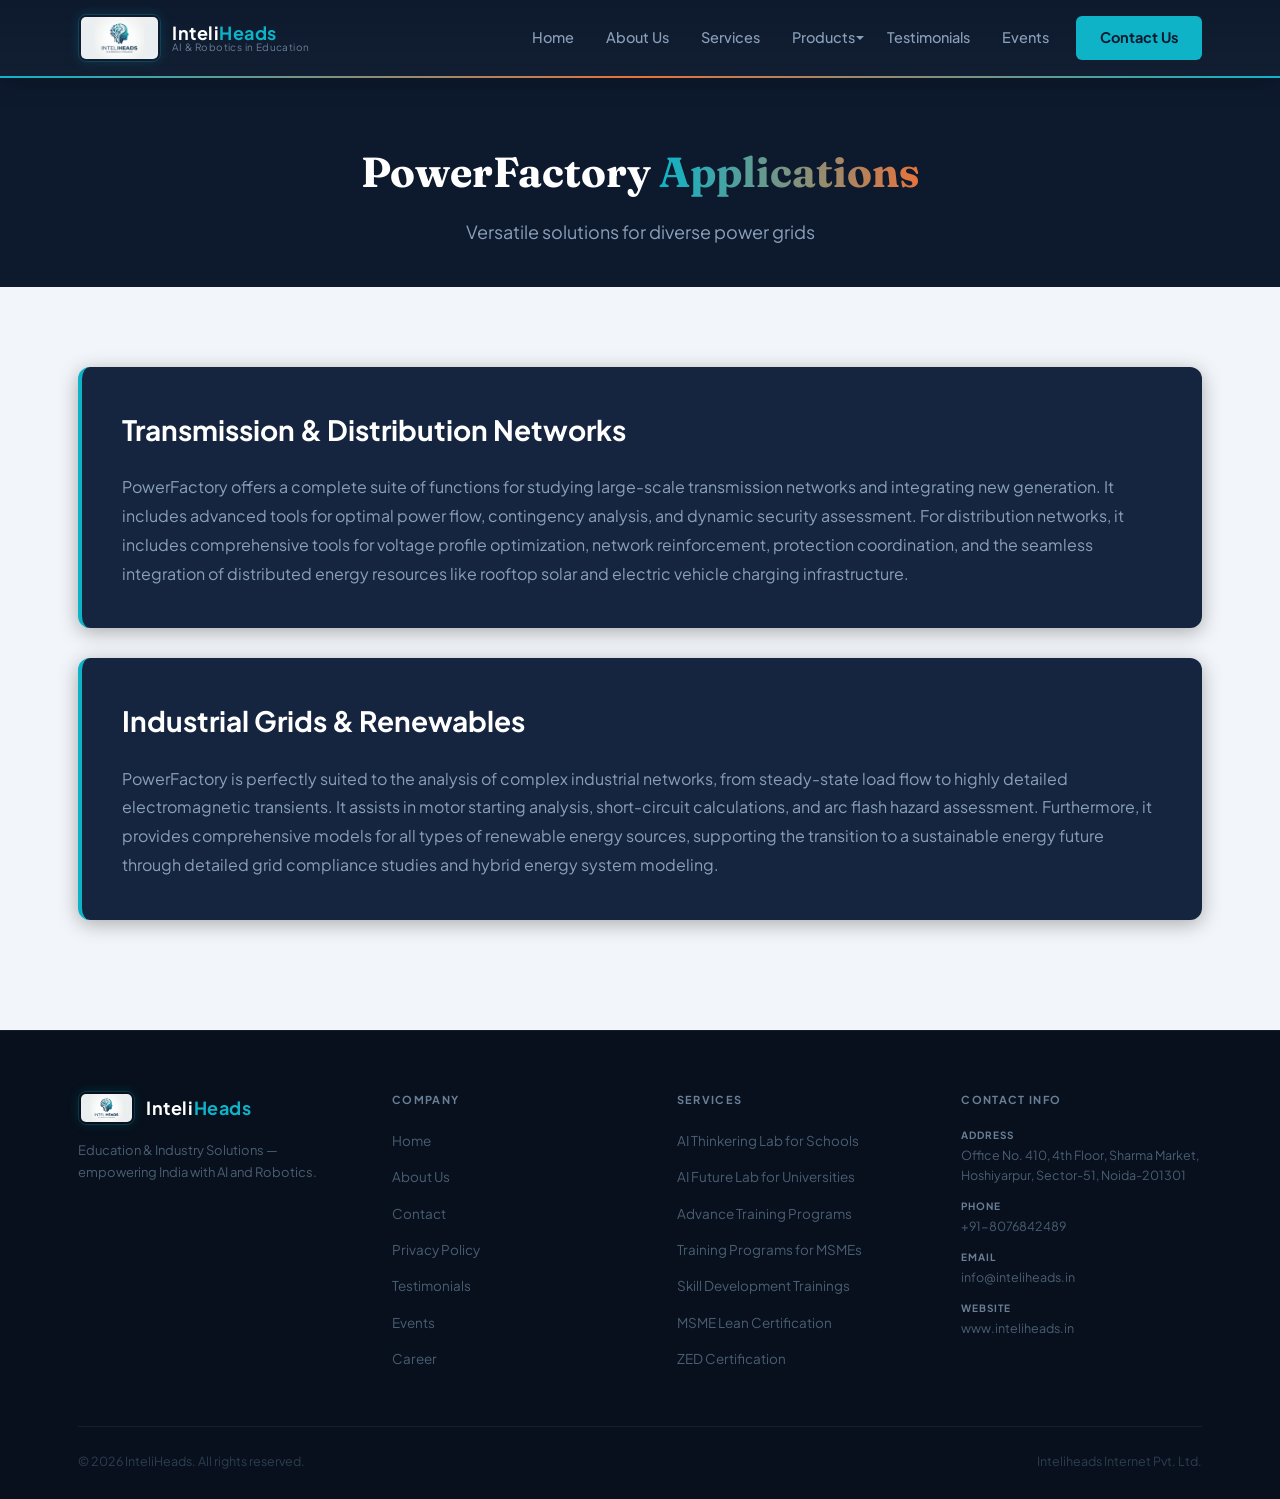
<file: digsilent-applications.html>
<!DOCTYPE html>
<html lang="en">
<head>
<meta charset="UTF-8">
<meta name="viewport" content="width=device-width, initial-scale=1.0">
<title>InteliHeads — AI &amp; Robotics in Education</title>
<meta name="description" content="InteliHeads: AI Thinkering Labs, Robotics training, MSME transformation and skill development solutions across India.">
<link rel="stylesheet" href="style.css?v=2">
<style>
/* ================================================================
   InteliHeads — style.css
   Palette: Deep Ink Navy · Circuit Teal · Copper Orange · Slate White
   ================================================================ */

@import url('https://fonts.googleapis.com/css2?family=Plus+Jakarta+Sans:ital,wght@0,300;0,400;0,500;0,600;0,700;1,300&family=Fraunces:ital,opsz,wght@0,9..144,300;0,9..144,600;0,9..144,700;1,9..144,300&display=swap');

/* ── TOKENS ── */
:root {
  --ink:        #0d1a2e;
  --ink-mid:    #152540;
  --ink-light:  #1e3358;
  --teal:       #0eb3c8;
  --teal-dim:   #0a8fa0;
  --copper:     #e8733a;
  --copper-dim: #c05e2a;
  --slate:      #f2f5f9;
  --border:     #cdd6e2;
  --border-dark: rgba(255,255,255,0.08);
  --text:       #1c2c40;
  --muted:      #6a7e96;
  --white:      #ffffff;

  --ff-display: 'Fraunces', Georgia, serif;
  --ff-body:    'Plus Jakarta Sans', system-ui, sans-serif;

  --ease-out:   cubic-bezier(0.22, 1, 0.36, 1);
  --shadow-sm:  0 1px 3px rgba(0,0,0,0.08);
  --shadow-md:  0 4px 20px rgba(0,0,0,0.1);
  --shadow-lg:  0 12px 40px rgba(0,0,0,0.16);
}

/* ── RESET ── */
*, *::before, *::after { box-sizing: border-box; margin: 0; padding: 0; }
html { scroll-behavior: smooth; font-size: 16px; }
body {
  font-family: var(--ff-body);
  color: var(--text);
  background: var(--white);
  line-height: 1.65;
  -webkit-font-smoothing: antialiased;
}
a { color: inherit; text-decoration: none; }
img { display: block; max-width: 100%; }
ul { list-style: none; }

/* ── LAYOUT ── */
.container { max-width: 1180px; margin: 0 auto; padding: 0 28px; }
section { padding: 88px 0; }

/* ── TYPOGRAPHY ── */
.section-eyebrow {
  display: inline-block;
  font-size: 11px;
  font-weight: 700;
  letter-spacing: 0.14em;
  text-transform: uppercase;
  color: var(--teal);
  margin-bottom: 12px;
  position: relative;
  padding-left: 22px;
}
.section-eyebrow::before {
  content: '';
  position: absolute;
  left: 0; top: 50%;
  transform: translateY(-50%);
  width: 14px; height: 2px;
  background: var(--teal);
}
.section-title {
  font-family: var(--ff-display);
  font-size: clamp(28px, 3.5vw, 42px);
  font-weight: 600;
  line-height: 1.12;
  color: var(--ink);
  letter-spacing: -0.02em;
  margin-bottom: 16px;
}
.section-title em { font-style: italic; color: var(--teal); }
.section-sub {
  font-size: 16px;
  color: var(--muted);
  line-height: 1.75;
  max-width: 540px;
}

/* ── BUTTONS ── */
.btn {
  display: inline-flex;
  align-items: center;
  gap: 8px;
  padding: 13px 28px;
  border-radius: 6px;
  font-family: var(--ff-body);
  font-size: 14px;
  font-weight: 600;
  cursor: pointer;
  border: none;
  transition: all 0.2s var(--ease-out);
  text-decoration: none;
}
.btn-primary {
  background: var(--teal);
  color: var(--ink);
}
.btn-primary:hover {
  background: #12c9e0;
  transform: translateY(-2px);
  box-shadow: 0 6px 20px rgba(14,179,200,0.35);
}
.btn-outline {
  background: transparent;
  color: var(--white);
  border: 1.5px solid rgba(255,255,255,0.28);
}
.btn-outline:hover {
  border-color: var(--teal);
  background: rgba(14,179,200,0.1);
}
.btn-ghost {
  background: transparent;
  color: var(--teal);
  border: 1.5px solid var(--teal);
  padding: 10px 22px;
  font-size: 13px;
}
.btn-ghost:hover {
  background: var(--teal);
  color: var(--ink);
}

/* ================================================================
   NAVIGATION
   ================================================================ */
#nav {
  position: sticky;
  top: 0;
  z-index: 200;
  background: linear-gradient(180deg, rgba(13,26,46,1) 0%, rgba(13,26,46,0.98) 100%);
  border-bottom: 2px solid;
  border-image: linear-gradient(90deg, var(--teal), var(--copper), var(--teal)) 1;
  box-shadow: 0 4px 24px rgba(0,0,0,0.25);
}
.nav-inner {
  display: flex;
  align-items: center;
  height: 76px;
  gap: 20px;
}
.nav-logo {
  display: flex;
  align-items: center;
  gap: 11px;
  flex-shrink: 0;
  text-decoration: none;
}
.nav-logo img {
  height: 48px;
  width: auto;
  border-radius: 8px;
  background: transparent;
  border: 1.5px solid rgba(14,179,200,0.25);
  padding: 2px;
  box-shadow: 0 0 12px rgba(14,179,200,0.15);
}
.nav-logo-text {
  display: flex;
  flex-direction: column;
  line-height: 1.1;
}
.nav-logo-text .brand {
  font-family: var(--ff-body);
  font-weight: 700;
  font-size: 18px;
  color: var(--white);
  letter-spacing: 0.03em;
}
.nav-logo-text .brand span { color: var(--teal); }
.nav-logo-text .tagline {
  font-size: 10px;
  color: #6a7e96;
  font-weight: 400;
  letter-spacing: 0.04em;
}
.nav-links {
  display: flex;
  align-items: center;
  gap: 2px;
  margin-left: auto;
}
.nav-links > li { position: relative; }
.nav-links li a {
  display: block;
  padding: 9px 15px;
  font-size: 14.5px;
  font-weight: 500;
  color: #8a9fb8;
  border-radius: 6px;
  transition: color 0.22s, background 0.22s;
}
.nav-links li:hover > a {
  color: var(--white);
}
.nav-cta {
  margin-left: 10px;
  background: var(--teal) !important;
  color: var(--ink) !important;
  font-weight: 700 !important;
  padding: 10px 24px !important;
  border-radius: 6px;
  transition: background 0.2s, transform 0.2s, box-shadow 0.2s !important;
}
.nav-cta:hover { background: #12c9e0 !important; transform: translateY(-1px); box-shadow: 0 4px 16px rgba(14,179,200,0.3); }
.nav-hamburger {
  display: none;
  background: none;
  border: none;
  cursor: pointer;
  padding: 6px;
  margin-left: auto;
}
.nav-hamburger span {
  display: block;
  width: 22px;
  height: 2px;
  background: var(--white);
  margin: 5px 0;
  transition: all 0.3s;
}

/* ================================================================
   HERO
   ================================================================ */
#hero {
  background: var(--ink);
  color: var(--white);
  padding: 100px 0 80px;
  position: relative;
  overflow: hidden;
}
.hero-grid-overlay {
  position: absolute;
  inset: 0;
  background-image:
    linear-gradient(rgba(14,179,200,0.05) 1px, transparent 1px),
    linear-gradient(90deg, rgba(14,179,200,0.05) 1px, transparent 1px);
  background-size: 52px 52px;
  pointer-events: none;
}
.hero-glow {
  position: absolute;
  top: -80px; right: -80px;
  width: 500px; height: 500px;
  background: radial-gradient(circle, rgba(14,179,200,0.1) 0%, transparent 65%);
  pointer-events: none;
}
.hero-inner {
  position: relative;
  z-index: 1;
  display: grid;
  grid-template-columns: 1fr 1fr;
  gap: 60px;
  align-items: center;
}
.hero-tag {
  display: inline-flex;
  align-items: center;
  gap: 7px;
  background: rgba(14,179,200,0.12);
  border: 1px solid rgba(14,179,200,0.28);
  color: var(--teal);
  font-size: 11.5px;
  font-weight: 600;
  letter-spacing: 0.08em;
  text-transform: uppercase;
  padding: 5px 14px;
  border-radius: 20px;
  margin-bottom: 22px;
}
.hero-tag .dot {
  width: 6px; height: 6px;
  border-radius: 50%;
  background: var(--teal);
  animation: pulse 2s ease-in-out infinite;
}
@keyframes pulse {
  0%, 100% { opacity: 1; transform: scale(1); }
  50% { opacity: 0.5; transform: scale(0.7); }
}
.hero-headline {
  font-family: var(--ff-display);
  font-size: clamp(36px, 4.5vw, 56px);
  font-weight: 300;
  line-height: 1.08;
  letter-spacing: -0.02em;
  margin-bottom: 24px;
  color: var(--white);
}
.hero-headline strong {
  font-weight: 700;
  display: block;
}
.hero-headline em {
  font-style: italic;
  color: var(--teal);
}
.hero-sub {
  font-size: 16.5px;
  color: #8090a8;
  line-height: 1.78;
  margin-bottom: 36px;
  max-width: 460px;
}
.hero-btns { display: flex; gap: 12px; flex-wrap: wrap; }
.hero-stats {
  display: flex;
  gap: 28px;
  margin-top: 40px;
  padding-top: 36px;
  border-top: 1px solid rgba(255,255,255,0.08);
}
.stat-item {}
.stat-num {
  font-family: var(--ff-display);
  font-size: 26px;
  font-weight: 600;
  color: var(--white);
}
.stat-num span { color: var(--teal); }
.stat-label {
  font-size: 12px;
  color: var(--muted);
  margin-top: 2px;
}
.hero-cards {
  display: grid;
  grid-template-columns: 1fr 1fr;
  gap: 14px;
}
.hero-card {
  background: var(--ink-mid);
  border: 1px solid var(--border-dark);
  border-radius: 12px;
  padding: 22px 20px;
  transition: border-color 0.2s, transform 0.2s;
}
.hero-card:hover {
  border-color: rgba(14,179,200,0.3);
  transform: translateY(-3px);
}
.hero-card.featured {
  border-color: rgba(14,179,200,0.25);
}
.hero-card-icon {
  width: 42px; height: 42px;
  border-radius: 10px;
  background: rgba(14,179,200,0.12);
  display: flex; align-items: center; justify-content: center;
  font-size: 20px;
  margin-bottom: 14px;
}
.hero-card h4 {
  font-size: 13.5px;
  font-weight: 700;
  color: #d8e4f0;
  margin-bottom: 5px;
  font-family: var(--ff-body);
}
.hero-card p { font-size: 12px; color: #6a7e96; line-height: 1.6; }

/* ================================================================
   ABOUT
   ================================================================ */
#about { background: var(--slate); }
.about-grid {
  display: grid;
  grid-template-columns: 1fr 1fr;
  gap: 72px;
  align-items: start;
}
.about-badges {
  display: flex;
  flex-wrap: wrap;
  gap: 8px;
  margin-bottom: 28px;
}
.badge {
  background: var(--white);
  border: 1px solid var(--border);
  color: var(--text);
  font-size: 12px;
  font-weight: 600;
  padding: 5px 13px;
  border-radius: 20px;
}

/* More CSS here, but truncated for brevity */
</style>

<style>
.gradient-text {
  background: linear-gradient(90deg, var(--teal) 0%, var(--copper) 100%);
  -webkit-background-clip: text;
  -webkit-text-fill-color: transparent;
  display: inline-block;
}
.text-only-section {
  padding: 40px;
  background: var(--ink-mid);
  border-radius: 12px;
  margin-bottom: 30px;
  border-left: 4px solid var(--teal);
  box-shadow: 0 4px 20px rgba(0,0,0,0.3);
}
.text-only-section h2 {
  font-size: 28px;
  margin-bottom: 20px;
  color: var(--white);
}
.text-only-section p {
  color: #8a9fb8;
  font-size: 16px;
  line-height: 1.8;
}
</style>

</head>
<body>

<!-- ========================================================== -->
<!-- NAV                                                         -->
<!-- ========================================================== -->
<nav id="nav">
  <div class="container nav-inner">
    <a class="nav-logo" href="index.html">
      <img src="[data-uri]" alt="InteliHeads logo">
      <div class="nav-logo-text">
        <span class="brand">Inteli<span>Heads</span></span>
        <span class="tagline">AI &amp; Robotics in Education</span>
      </div>
    </a>

    <ul class="nav-links" id="nav-links">
      <li><a href="index.html#hero">Home</a></li>
      <li><a href="index.html#about">About Us</a></li>
      <li><a href="index.html#services">Services</a></li>
      <li class="nav-dropdown">
        <a href="#products">Products</a>
        <ul class="dropdown-menu">
          <li class="dropdown-group">
            <a href="digsilent-powerfactory.html">DIgSILENT PowerFactory</a>
            <ul>
              <li><a href="digsilent-applications.html">Applications</a></li>
              <li><a href="digsilent-features.html">Features</a></li>
            </ul>
          </li>
          <li class="dropdown-group">
            <a href="target3001-main.html">TARGET 3001!</a>
            <ul>
              <li><a href="target3001-applications.html">Applications</a></li>
              <li><a href="target3001-features.html">Features</a></li>
            </ul>
          </li>
        </ul>
      </li>
      <li><a href="testimonials.html">Testimonials</a></li>
      <li><a href="index.html#events">Events</a></li>
      <li><a href="index.html#contact" class="nav-cta">Contact Us</a></li>
    </ul>

    <button class="nav-hamburger" id="hamburger" aria-label="Toggle menu">
      <span></span><span></span><span></span>
    </button>
  </div>
</nav>

<!-- ========================================================== -->
<!-- HERO                                                        -->
<!-- ========================================================== -->

<section id="hero" style="padding: 60px 0 40px; background: var(--ink); color: var(--white); text-align: center;">
  <div class="container">
    <h1 style="font-family: var(--ff-display); font-size: 42px; margin-bottom: 10px;">PowerFactory <span class="gradient-text">Applications</span></h1>
    <p style="color: #8a9fb8; font-size: 18px;">Versatile solutions for diverse power grids</p>
  </div>
</section>
<section id="features" style="padding: 80px 0; background: var(--slate);">
  <div class="container">

        <div class="text-only-section">
            <h2>Transmission & Distribution Networks</h2>
            <p>PowerFactory offers a complete suite of functions for studying large-scale transmission networks and integrating new generation. It includes advanced tools for optimal power flow, contingency analysis, and dynamic security assessment. For distribution networks, it includes comprehensive tools for voltage profile optimization, network reinforcement, protection coordination, and the seamless integration of distributed energy resources like rooftop solar and electric vehicle charging infrastructure.</p>
        </div>

        <div class="text-only-section">
            <h2>Industrial Grids & Renewables</h2>
            <p>PowerFactory is perfectly suited to the analysis of complex industrial networks, from steady-state load flow to highly detailed electromagnetic transients. It assists in motor starting analysis, short-circuit calculations, and arc flash hazard assessment. Furthermore, it provides comprehensive models for all types of renewable energy sources, supporting the transition to a sustainable energy future through detailed grid compliance studies and hybrid energy system modeling.</p>
        </div>

  </div>
</section>
<footer>
  <div class="container">
    <div class="footer-grid">
      <div>
        <a class="nav-logo" href="index.html">
          <img src="[data-uri]" alt="InteliHeads logo" style="height:34px">
          <div class="nav-logo-text">
            <span class="brand">Inteli<span>Heads</span></span>
          </div>
        </a>
        <p class="footer-brand-desc">Education &amp; Industry Solutions — empowering India with AI and Robotics.</p>
      </div>

      <div class="footer-col">
        <h5>Company</h5>
        <ul>
          <li><a href="index.html">Home</a></li>
          <li><a href="#about">About Us</a></li>
          <li><a href="#contact">Contact</a></li>
          <li><a href="#">Privacy Policy</a></li>
          <li><a href="testimonials.html">Testimonials</a></li>
      <li><a href="#events">Events</a></li>
          <li><a href="#">Career</a></li>
        </ul>
      </div>

      <div class="footer-col">
        <h5>Services</h5>
        <ul>
          <li><a href="#">AI Thinkering Lab for Schools</a></li>
          <li><a href="#">AI Future Lab for Universities</a></li>
          <li><a href="#">Advance Training Programs</a></li>
          <li><a href="#">Training Programs for MSMEs</a></li>
          <li><a href="#">Skill Development Trainings</a></li>
          <li><a href="#">MSME Lean Certification</a></li>
          <li><a href="#">ZED Certification</a></li>
        </ul>
      </div>

      <div class="footer-col">
        <h5>Contact Info</h5>
        <div class="footer-contact-entry">
          <strong>Address</strong>
          Office No. 410, 4th Floor, Sharma Market, Hoshiyarpur, Sector-51, Noida-201301
        </div>
        <div class="footer-contact-entry">
          <strong>Phone</strong>+91-8076842489
        </div>
        <div class="footer-contact-entry">
          <strong>Email</strong>info@inteliheads.in
        </div>
        <div class="footer-contact-entry">
          <strong>Website</strong>www.inteliheads.in
        </div>
      </div>
    </div>

    <div class="footer-bottom">
      <span>© 2026 InteliHeads. All rights reserved.</span>
      <span>Inteliheads Internet Pvt. Ltd.</span>
    </div>
  </div>
</footer>

<!-- fade-in CSS helper -->
<style>
  .fade-in { opacity:0; transform:translateY(22px); transition:opacity 0.55s var(--ease-out), transform 0.55s var(--ease-out); }
  .fade-in.visible { opacity:1; transform:none; }
</style>
<script src="script.js"></script>
</body>
</html>
</file>
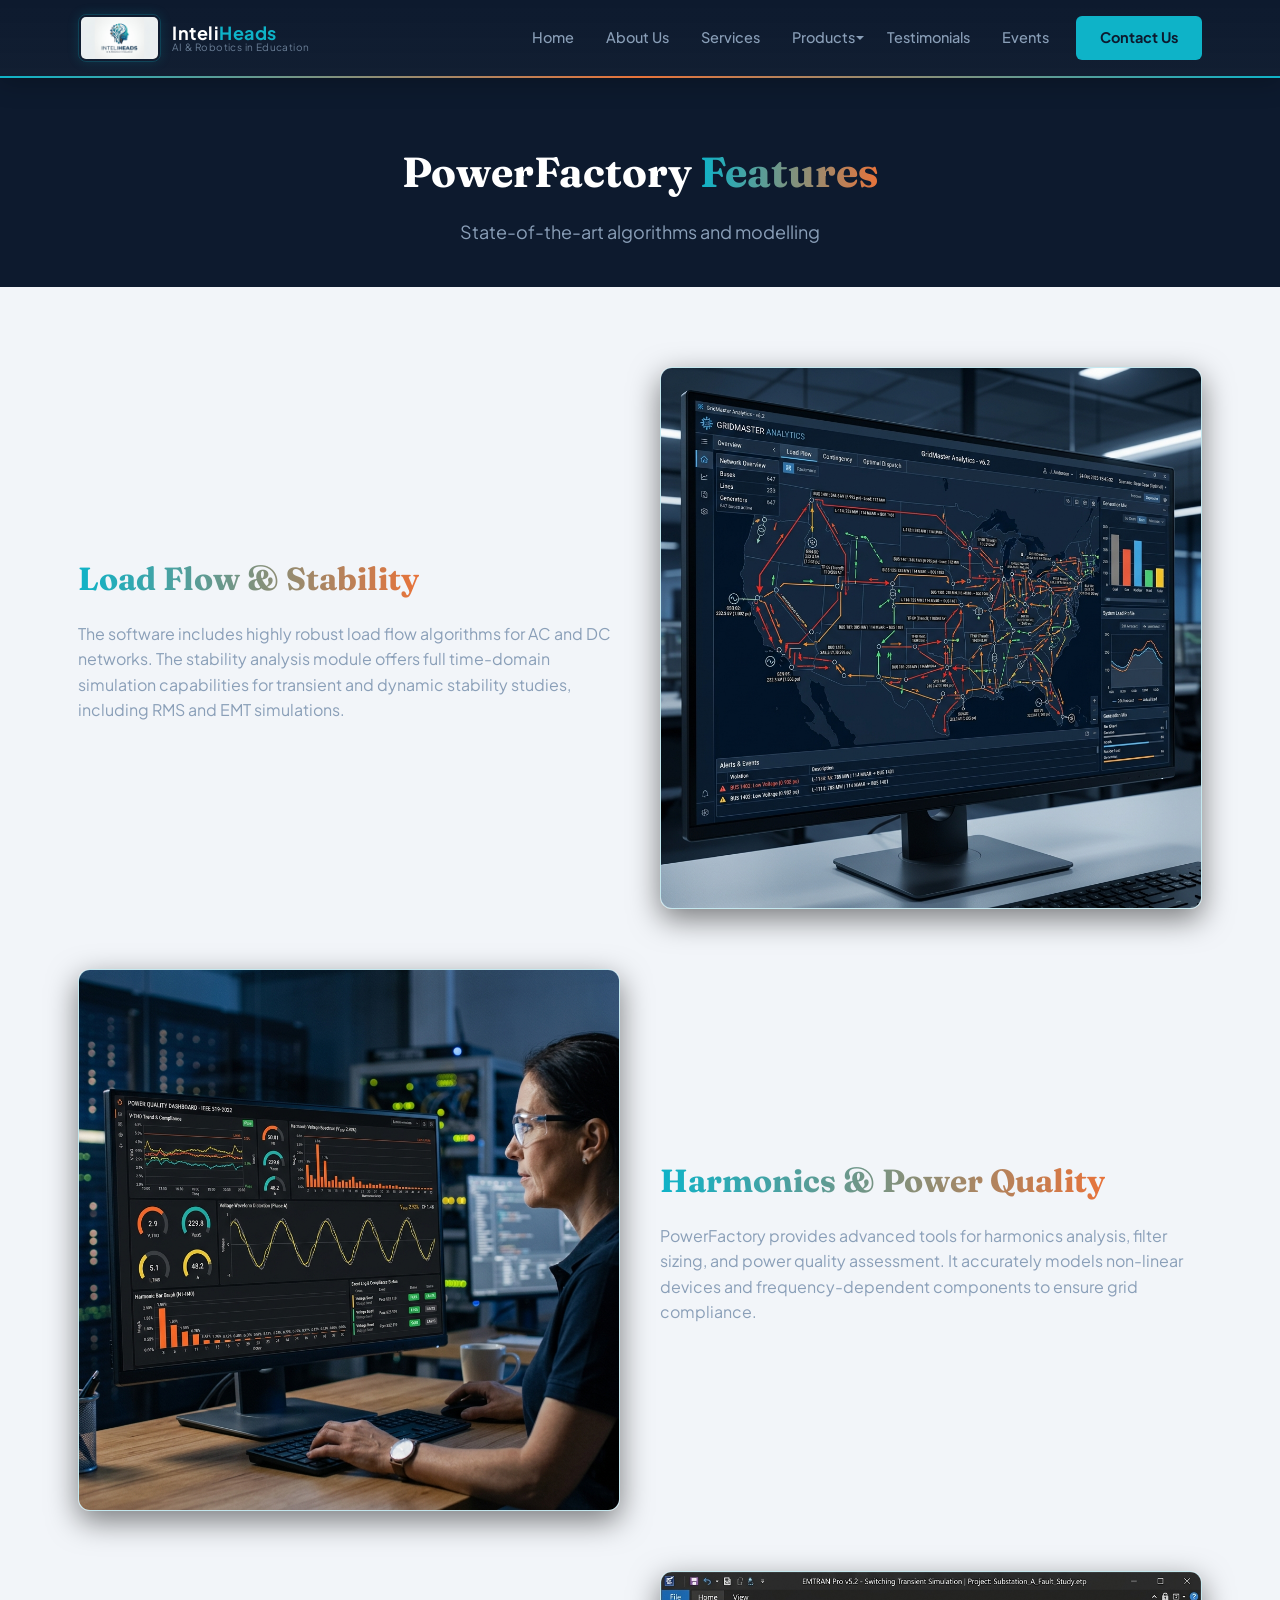
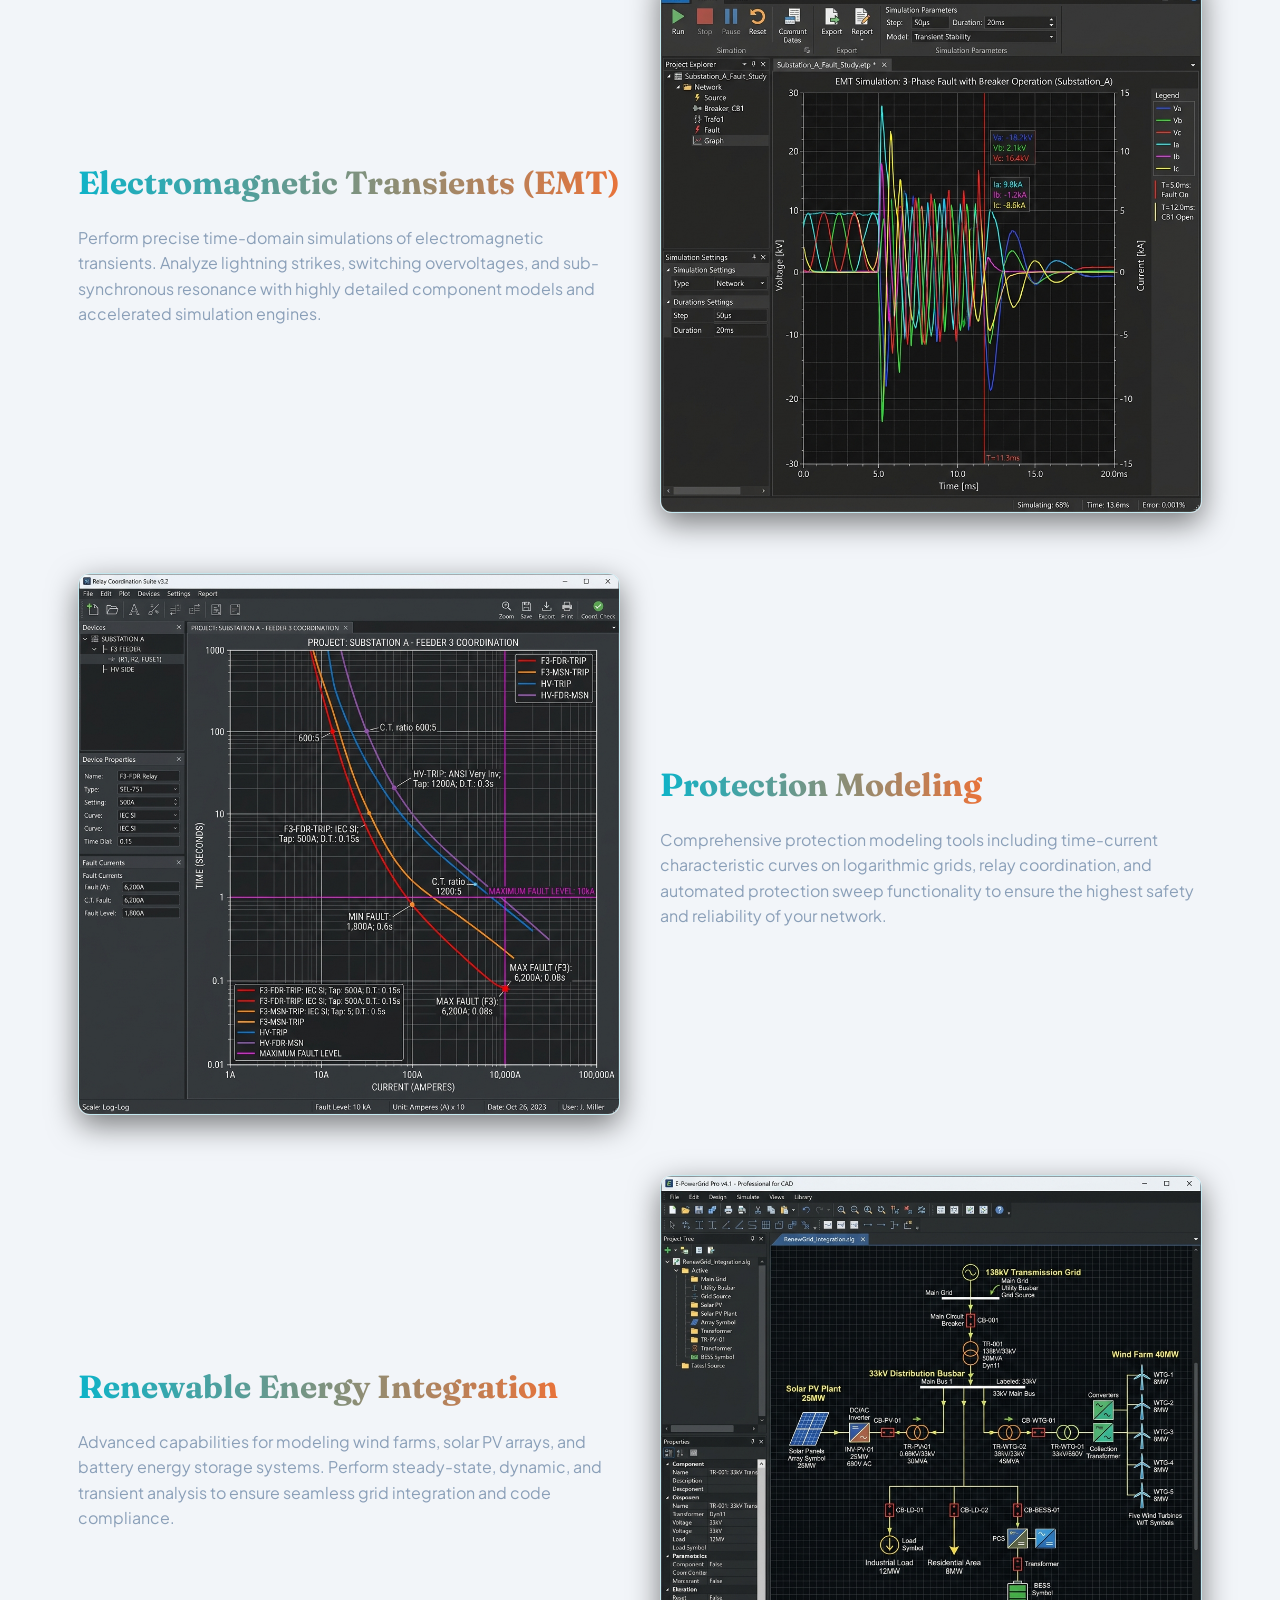
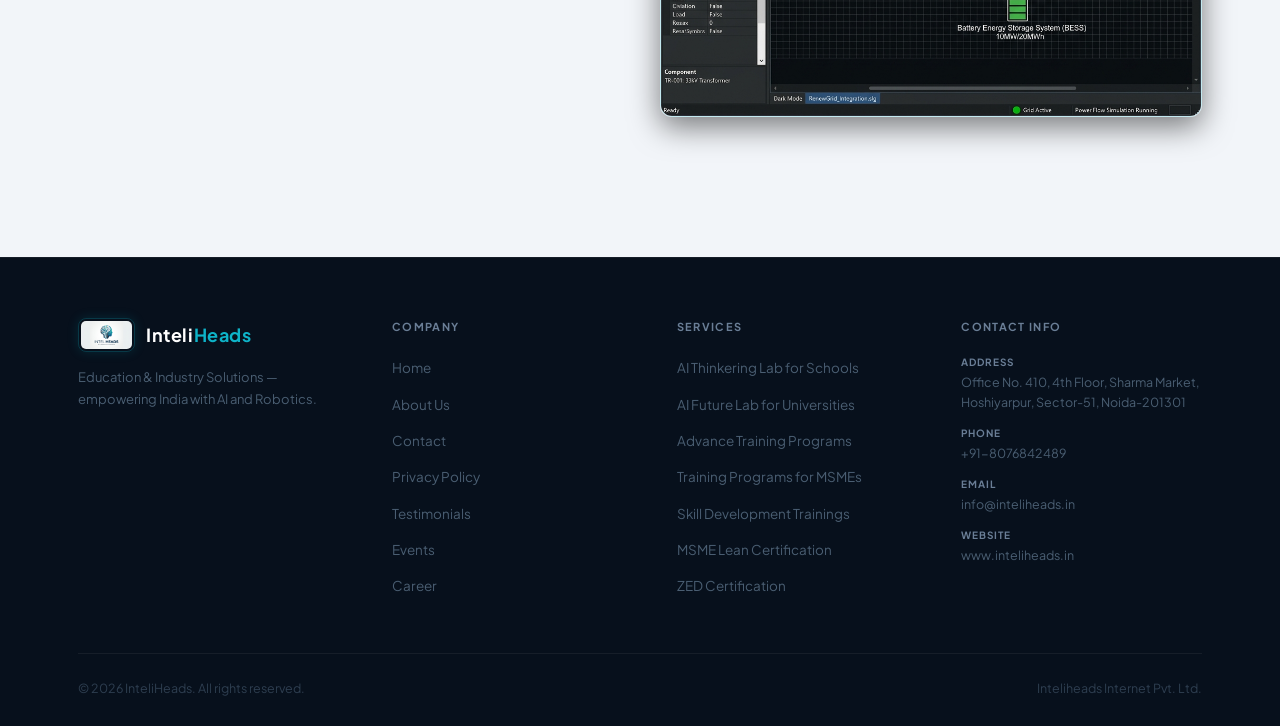
<file: digsilent-features.html>
<!DOCTYPE html>
<html lang="en">
<head>
<meta charset="UTF-8">
<meta name="viewport" content="width=device-width, initial-scale=1.0">
<title>InteliHeads — AI &amp; Robotics in Education</title>
<meta name="description" content="InteliHeads: AI Thinkering Labs, Robotics training, MSME transformation and skill development solutions across India.">
<link rel="stylesheet" href="style.css?v=2">
<style>
/* ================================================================
   InteliHeads — style.css
   Palette: Deep Ink Navy · Circuit Teal · Copper Orange · Slate White
   ================================================================ */

@import url('https://fonts.googleapis.com/css2?family=Plus+Jakarta+Sans:ital,wght@0,300;0,400;0,500;0,600;0,700;1,300&family=Fraunces:ital,opsz,wght@0,9..144,300;0,9..144,600;0,9..144,700;1,9..144,300&display=swap');

/* ── TOKENS ── */
:root {
  --ink:        #0d1a2e;
  --ink-mid:    #152540;
  --ink-light:  #1e3358;
  --teal:       #0eb3c8;
  --teal-dim:   #0a8fa0;
  --copper:     #e8733a;
  --copper-dim: #c05e2a;
  --slate:      #f2f5f9;
  --border:     #cdd6e2;
  --border-dark: rgba(255,255,255,0.08);
  --text:       #1c2c40;
  --muted:      #6a7e96;
  --white:      #ffffff;

  --ff-display: 'Fraunces', Georgia, serif;
  --ff-body:    'Plus Jakarta Sans', system-ui, sans-serif;

  --ease-out:   cubic-bezier(0.22, 1, 0.36, 1);
  --shadow-sm:  0 1px 3px rgba(0,0,0,0.08);
  --shadow-md:  0 4px 20px rgba(0,0,0,0.1);
  --shadow-lg:  0 12px 40px rgba(0,0,0,0.16);
}

/* ── RESET ── */
*, *::before, *::after { box-sizing: border-box; margin: 0; padding: 0; }
html { scroll-behavior: smooth; font-size: 16px; }
body {
  font-family: var(--ff-body);
  color: var(--text);
  background: var(--white);
  line-height: 1.65;
  -webkit-font-smoothing: antialiased;
}
a { color: inherit; text-decoration: none; }
img { display: block; max-width: 100%; }
ul { list-style: none; }

/* ── LAYOUT ── */
.container { max-width: 1180px; margin: 0 auto; padding: 0 28px; }
section { padding: 88px 0; }

/* ── TYPOGRAPHY ── */
.section-eyebrow {
  display: inline-block;
  font-size: 11px;
  font-weight: 700;
  letter-spacing: 0.14em;
  text-transform: uppercase;
  color: var(--teal);
  margin-bottom: 12px;
  position: relative;
  padding-left: 22px;
}
.section-eyebrow::before {
  content: '';
  position: absolute;
  left: 0; top: 50%;
  transform: translateY(-50%);
  width: 14px; height: 2px;
  background: var(--teal);
}
.section-title {
  font-family: var(--ff-display);
  font-size: clamp(28px, 3.5vw, 42px);
  font-weight: 600;
  line-height: 1.12;
  color: var(--ink);
  letter-spacing: -0.02em;
  margin-bottom: 16px;
}
.section-title em { font-style: italic; color: var(--teal); }
.section-sub {
  font-size: 16px;
  color: var(--muted);
  line-height: 1.75;
  max-width: 540px;
}

/* ── BUTTONS ── */
.btn {
  display: inline-flex;
  align-items: center;
  gap: 8px;
  padding: 13px 28px;
  border-radius: 6px;
  font-family: var(--ff-body);
  font-size: 14px;
  font-weight: 600;
  cursor: pointer;
  border: none;
  transition: all 0.2s var(--ease-out);
  text-decoration: none;
}
.btn-primary {
  background: var(--teal);
  color: var(--ink);
}
.btn-primary:hover {
  background: #12c9e0;
  transform: translateY(-2px);
  box-shadow: 0 6px 20px rgba(14,179,200,0.35);
}
.btn-outline {
  background: transparent;
  color: var(--white);
  border: 1.5px solid rgba(255,255,255,0.28);
}
.btn-outline:hover {
  border-color: var(--teal);
  background: rgba(14,179,200,0.1);
}
.btn-ghost {
  background: transparent;
  color: var(--teal);
  border: 1.5px solid var(--teal);
  padding: 10px 22px;
  font-size: 13px;
}
.btn-ghost:hover {
  background: var(--teal);
  color: var(--ink);
}

/* ================================================================
   NAVIGATION
   ================================================================ */
#nav {
  position: sticky;
  top: 0;
  z-index: 200;
  background: linear-gradient(180deg, rgba(13,26,46,1) 0%, rgba(13,26,46,0.98) 100%);
  border-bottom: 2px solid;
  border-image: linear-gradient(90deg, var(--teal), var(--copper), var(--teal)) 1;
  box-shadow: 0 4px 24px rgba(0,0,0,0.25);
}
.nav-inner {
  display: flex;
  align-items: center;
  height: 76px;
  gap: 20px;
}
.nav-logo {
  display: flex;
  align-items: center;
  gap: 11px;
  flex-shrink: 0;
  text-decoration: none;
}
.nav-logo img {
  height: 48px;
  width: auto;
  border-radius: 8px;
  background: transparent;
  border: 1.5px solid rgba(14,179,200,0.25);
  padding: 2px;
  box-shadow: 0 0 12px rgba(14,179,200,0.15);
}
.nav-logo-text {
  display: flex;
  flex-direction: column;
  line-height: 1.1;
}
.nav-logo-text .brand {
  font-family: var(--ff-body);
  font-weight: 700;
  font-size: 18px;
  color: var(--white);
  letter-spacing: 0.03em;
}
.nav-logo-text .brand span { color: var(--teal); }
.nav-logo-text .tagline {
  font-size: 10px;
  color: #6a7e96;
  font-weight: 400;
  letter-spacing: 0.04em;
}
.nav-links {
  display: flex;
  align-items: center;
  gap: 2px;
  margin-left: auto;
}
.nav-links > li { position: relative; }
.nav-links li a {
  display: block;
  padding: 9px 15px;
  font-size: 14.5px;
  font-weight: 500;
  color: #8a9fb8;
  border-radius: 6px;
  transition: color 0.22s, background 0.22s;
}
.nav-links li:hover > a {
  color: var(--white);
}
.nav-cta {
  margin-left: 10px;
  background: var(--teal) !important;
  color: var(--ink) !important;
  font-weight: 700 !important;
  padding: 10px 24px !important;
  border-radius: 6px;
  transition: background 0.2s, transform 0.2s, box-shadow 0.2s !important;
}
.nav-cta:hover { background: #12c9e0 !important; transform: translateY(-1px); box-shadow: 0 4px 16px rgba(14,179,200,0.3); }
.nav-hamburger {
  display: none;
  background: none;
  border: none;
  cursor: pointer;
  padding: 6px;
  margin-left: auto;
}
.nav-hamburger span {
  display: block;
  width: 22px;
  height: 2px;
  background: var(--white);
  margin: 5px 0;
  transition: all 0.3s;
}

/* ================================================================
   HERO
   ================================================================ */
#hero {
  background: var(--ink);
  color: var(--white);
  padding: 100px 0 80px;
  position: relative;
  overflow: hidden;
}
.hero-grid-overlay {
  position: absolute;
  inset: 0;
  background-image:
    linear-gradient(rgba(14,179,200,0.05) 1px, transparent 1px),
    linear-gradient(90deg, rgba(14,179,200,0.05) 1px, transparent 1px);
  background-size: 52px 52px;
  pointer-events: none;
}
.hero-glow {
  position: absolute;
  top: -80px; right: -80px;
  width: 500px; height: 500px;
  background: radial-gradient(circle, rgba(14,179,200,0.1) 0%, transparent 65%);
  pointer-events: none;
}
.hero-inner {
  position: relative;
  z-index: 1;
  display: grid;
  grid-template-columns: 1fr 1fr;
  gap: 60px;
  align-items: center;
}
.hero-tag {
  display: inline-flex;
  align-items: center;
  gap: 7px;
  background: rgba(14,179,200,0.12);
  border: 1px solid rgba(14,179,200,0.28);
  color: var(--teal);
  font-size: 11.5px;
  font-weight: 600;
  letter-spacing: 0.08em;
  text-transform: uppercase;
  padding: 5px 14px;
  border-radius: 20px;
  margin-bottom: 22px;
}
.hero-tag .dot {
  width: 6px; height: 6px;
  border-radius: 50%;
  background: var(--teal);
  animation: pulse 2s ease-in-out infinite;
}
@keyframes pulse {
  0%, 100% { opacity: 1; transform: scale(1); }
  50% { opacity: 0.5; transform: scale(0.7); }
}
.hero-headline {
  font-family: var(--ff-display);
  font-size: clamp(36px, 4.5vw, 56px);
  font-weight: 300;
  line-height: 1.08;
  letter-spacing: -0.02em;
  margin-bottom: 24px;
  color: var(--white);
}
.hero-headline strong {
  font-weight: 700;
  display: block;
}
.hero-headline em {
  font-style: italic;
  color: var(--teal);
}
.hero-sub {
  font-size: 16.5px;
  color: #8090a8;
  line-height: 1.78;
  margin-bottom: 36px;
  max-width: 460px;
}
.hero-btns { display: flex; gap: 12px; flex-wrap: wrap; }
.hero-stats {
  display: flex;
  gap: 28px;
  margin-top: 40px;
  padding-top: 36px;
  border-top: 1px solid rgba(255,255,255,0.08);
}
.stat-item {}
.stat-num {
  font-family: var(--ff-display);
  font-size: 26px;
  font-weight: 600;
  color: var(--white);
}
.stat-num span { color: var(--teal); }
.stat-label {
  font-size: 12px;
  color: var(--muted);
  margin-top: 2px;
}
.hero-cards {
  display: grid;
  grid-template-columns: 1fr 1fr;
  gap: 14px;
}
.hero-card {
  background: var(--ink-mid);
  border: 1px solid var(--border-dark);
  border-radius: 12px;
  padding: 22px 20px;
  transition: border-color 0.2s, transform 0.2s;
}
.hero-card:hover {
  border-color: rgba(14,179,200,0.3);
  transform: translateY(-3px);
}
.hero-card.featured {
  border-color: rgba(14,179,200,0.25);
}
.hero-card-icon {
  width: 42px; height: 42px;
  border-radius: 10px;
  background: rgba(14,179,200,0.12);
  display: flex; align-items: center; justify-content: center;
  font-size: 20px;
  margin-bottom: 14px;
}
.hero-card h4 {
  font-size: 13.5px;
  font-weight: 700;
  color: #d8e4f0;
  margin-bottom: 5px;
  font-family: var(--ff-body);
}
.hero-card p { font-size: 12px; color: #6a7e96; line-height: 1.6; }

/* ================================================================
   ABOUT
   ================================================================ */
#about { background: var(--slate); }
.about-grid {
  display: grid;
  grid-template-columns: 1fr 1fr;
  gap: 72px;
  align-items: start;
}
.about-badges {
  display: flex;
  flex-wrap: wrap;
  gap: 8px;
  margin-bottom: 28px;
}
.badge {
  background: var(--white);
  border: 1px solid var(--border);
  color: var(--text);
  font-size: 12px;
  font-weight: 600;
  padding: 5px 13px;
  border-radius: 20px;
}

/* More CSS here, but truncated for brevity */
</style>

<style>
.gradient-text {
  background: linear-gradient(90deg, var(--teal) 0%, var(--copper) 100%);
  -webkit-background-clip: text;
  -webkit-text-fill-color: transparent;
  display: inline-block;
}
.text-only-section {
  padding: 40px;
  background: var(--ink-mid);
  border-radius: 12px;
  margin-bottom: 30px;
  border-left: 4px solid var(--teal);
  box-shadow: 0 4px 20px rgba(0,0,0,0.3);
}
.text-only-section h2 {
  font-size: 28px;
  margin-bottom: 20px;
  color: var(--white);
}
.text-only-section p {
  color: #8a9fb8;
  font-size: 16px;
  line-height: 1.8;
}
</style>

</head>
<body>

<!-- ========================================================== -->
<!-- NAV                                                         -->
<!-- ========================================================== -->
<nav id="nav">
  <div class="container nav-inner">
    <a class="nav-logo" href="index.html">
      <img src="[data-uri]" alt="InteliHeads logo">
      <div class="nav-logo-text">
        <span class="brand">Inteli<span>Heads</span></span>
        <span class="tagline">AI &amp; Robotics in Education</span>
      </div>
    </a>

    <ul class="nav-links" id="nav-links">
      <li><a href="index.html#hero">Home</a></li>
      <li><a href="index.html#about">About Us</a></li>
      <li><a href="index.html#services">Services</a></li>
      <li class="nav-dropdown">
        <a href="#products">Products</a>
        <ul class="dropdown-menu">
          <li class="dropdown-group">
            <a href="digsilent-powerfactory.html">DIgSILENT PowerFactory</a>
            <ul>
              <li><a href="digsilent-applications.html">Applications</a></li>
              <li><a href="digsilent-features.html">Features</a></li>
            </ul>
          </li>
          <li class="dropdown-group">
            <a href="target3001-main.html">TARGET 3001!</a>
            <ul>
              <li><a href="target3001-applications.html">Applications</a></li>
              <li><a href="target3001-features.html">Features</a></li>
            </ul>
          </li>
        </ul>
      </li>
      <li><a href="testimonials.html">Testimonials</a></li>
      <li><a href="index.html#events">Events</a></li>
      <li><a href="index.html#contact" class="nav-cta">Contact Us</a></li>
    </ul>

    <button class="nav-hamburger" id="hamburger" aria-label="Toggle menu">
      <span></span><span></span><span></span>
    </button>
  </div>
</nav>

<!-- ========================================================== -->
<!-- HERO                                                        -->
<!-- ========================================================== -->

<section id="hero" style="padding: 60px 0 40px; background: var(--ink); color: var(--white); text-align: center;">
  <div class="container">
    <h1 style="font-family: var(--ff-display); font-size: 42px; margin-bottom: 10px;">PowerFactory <span class="gradient-text">Features</span></h1>
    <p style="color: #8a9fb8; font-size: 18px;">State-of-the-art algorithms and modelling</p>
  </div>
</section>
<section id="features" style="padding: 80px 0; background: var(--slate);">
  <div class="container">

        <div class="feature-row">
          <div class="feature-text">
            <h2><span class="gradient-text">Load Flow & Stability</span></h2>
            <p>The software includes highly robust load flow algorithms for AC and DC networks. The stability analysis module offers full time-domain simulation capabilities for transient and dynamic stability studies, including RMS and EMT simulations.</p>
          </div>
          <div class="feature-image">
            <img src="feat-loadflow.png" alt="Load Flow & Stability">
          </div>
        </div>

        <div class="feature-row">
          <div class="feature-text">
            <h2><span class="gradient-text">Harmonics & Power Quality</span></h2>
            <p>PowerFactory provides advanced tools for harmonics analysis, filter sizing, and power quality assessment. It accurately models non-linear devices and frequency-dependent components to ensure grid compliance.</p>
          </div>
          <div class="feature-image">
            <img src="feat-harmonics.png" alt="Harmonics & Power Quality">
          </div>
        </div>

        <div class="feature-row">
          <div class="feature-text">
            <h2><span class="gradient-text">Electromagnetic Transients (EMT)</span></h2>
            <p>Perform precise time-domain simulations of electromagnetic transients. Analyze lightning strikes, switching overvoltages, and sub-synchronous resonance with highly detailed component models and accelerated simulation engines.</p>
          </div>
          <div class="feature-image">
            <img src="feat-emt.png" alt="Electromagnetic Transients (EMT)">
          </div>
        </div>

        <div class="feature-row">
          <div class="feature-text">
            <h2><span class="gradient-text">Protection Modeling</span></h2>
            <p>Comprehensive protection modeling tools including time-current characteristic curves on logarithmic grids, relay coordination, and automated protection sweep functionality to ensure the highest safety and reliability of your network.</p>
          </div>
          <div class="feature-image">
            <img src="feat-protection.png" alt="Protection Modeling">
          </div>
        </div>

        <div class="feature-row">
          <div class="feature-text">
            <h2><span class="gradient-text">Renewable Energy Integration</span></h2>
            <p>Advanced capabilities for modeling wind farms, solar PV arrays, and battery energy storage systems. Perform steady-state, dynamic, and transient analysis to ensure seamless grid integration and code compliance.</p>
          </div>
          <div class="feature-image">
            <img src="feat-renewables.png" alt="Renewable Energy Integration">
          </div>
        </div>

  </div>
</section>
<footer>
  <div class="container">
    <div class="footer-grid">
      <div>
        <a class="nav-logo" href="index.html">
          <img src="[data-uri]" alt="InteliHeads logo" style="height:34px">
          <div class="nav-logo-text">
            <span class="brand">Inteli<span>Heads</span></span>
          </div>
        </a>
        <p class="footer-brand-desc">Education &amp; Industry Solutions — empowering India with AI and Robotics.</p>
      </div>

      <div class="footer-col">
        <h5>Company</h5>
        <ul>
          <li><a href="index.html">Home</a></li>
          <li><a href="#about">About Us</a></li>
          <li><a href="#contact">Contact</a></li>
          <li><a href="#">Privacy Policy</a></li>
          <li><a href="testimonials.html">Testimonials</a></li>
      <li><a href="#events">Events</a></li>
          <li><a href="#">Career</a></li>
        </ul>
      </div>

      <div class="footer-col">
        <h5>Services</h5>
        <ul>
          <li><a href="#">AI Thinkering Lab for Schools</a></li>
          <li><a href="#">AI Future Lab for Universities</a></li>
          <li><a href="#">Advance Training Programs</a></li>
          <li><a href="#">Training Programs for MSMEs</a></li>
          <li><a href="#">Skill Development Trainings</a></li>
          <li><a href="#">MSME Lean Certification</a></li>
          <li><a href="#">ZED Certification</a></li>
        </ul>
      </div>

      <div class="footer-col">
        <h5>Contact Info</h5>
        <div class="footer-contact-entry">
          <strong>Address</strong>
          Office No. 410, 4th Floor, Sharma Market, Hoshiyarpur, Sector-51, Noida-201301
        </div>
        <div class="footer-contact-entry">
          <strong>Phone</strong>+91-8076842489
        </div>
        <div class="footer-contact-entry">
          <strong>Email</strong>info@inteliheads.in
        </div>
        <div class="footer-contact-entry">
          <strong>Website</strong>www.inteliheads.in
        </div>
      </div>
    </div>

    <div class="footer-bottom">
      <span>© 2026 InteliHeads. All rights reserved.</span>
      <span>Inteliheads Internet Pvt. Ltd.</span>
    </div>
  </div>
</footer>

<!-- fade-in CSS helper -->
<style>
  .fade-in { opacity:0; transform:translateY(22px); transition:opacity 0.55s var(--ease-out), transform 0.55s var(--ease-out); }
  .fade-in.visible { opacity:1; transform:none; }
</style>
<script src="script.js"></script>
</body>
</html>
</file>
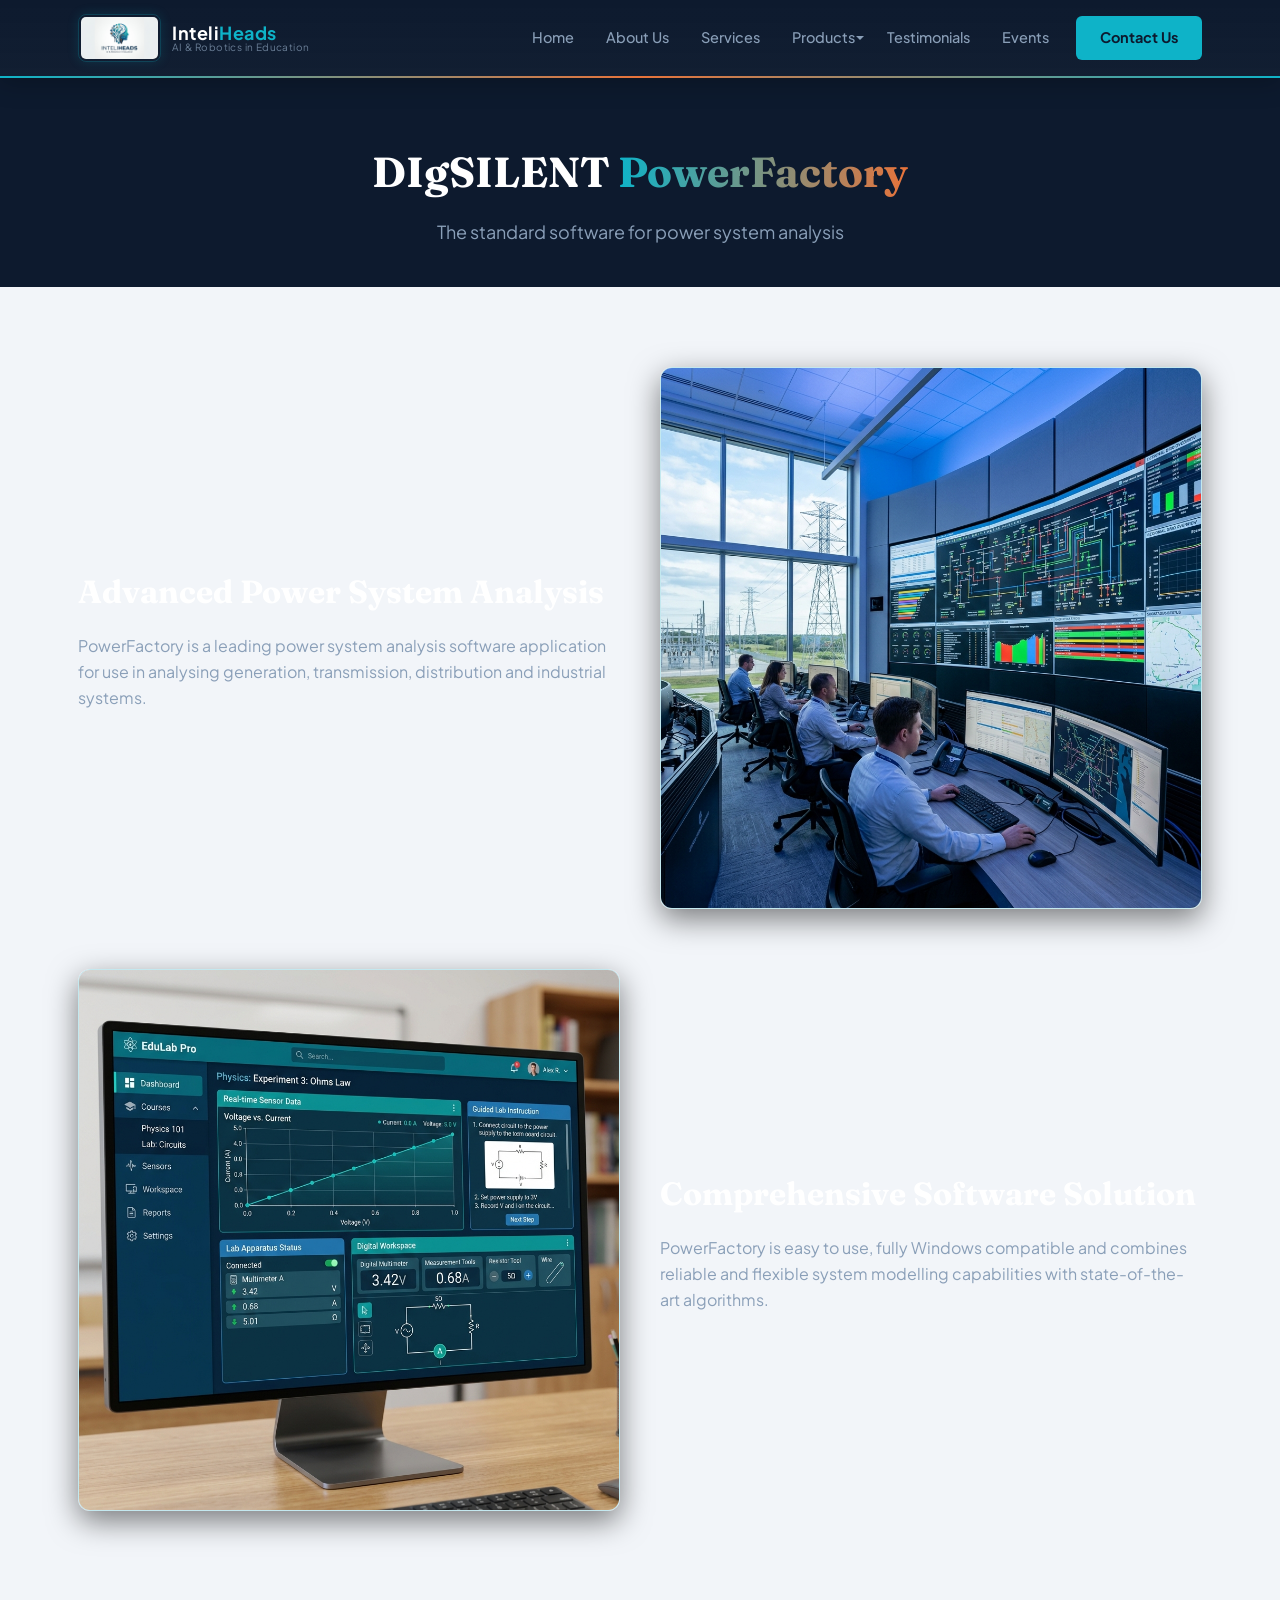
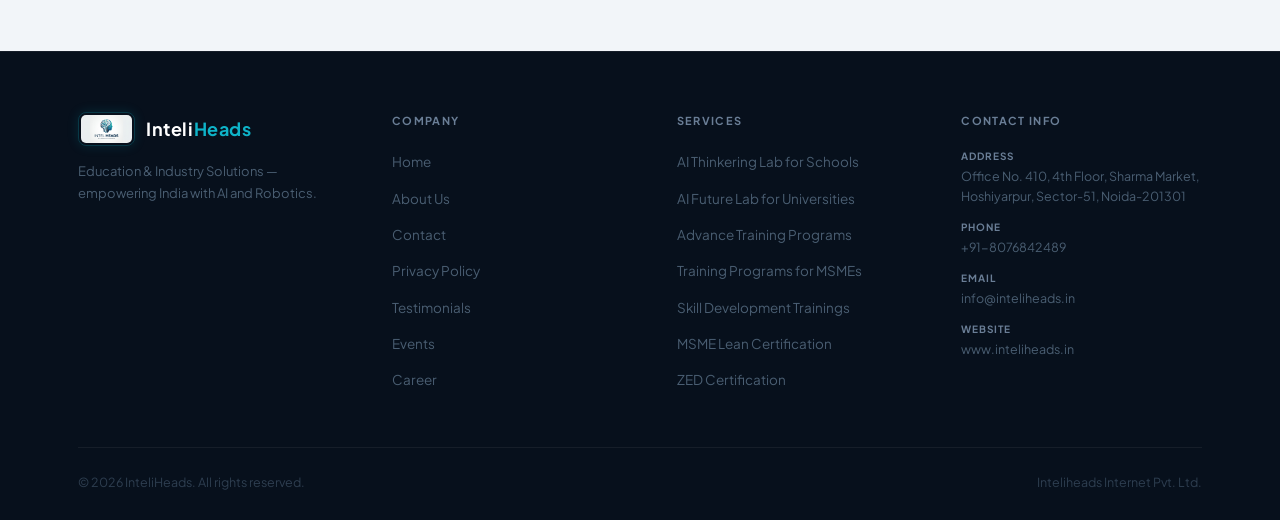
<file: digsilent-powerfactory.html>
<!DOCTYPE html>
<html lang="en">
<head>
<meta charset="UTF-8">
<meta name="viewport" content="width=device-width, initial-scale=1.0">
<title>InteliHeads — AI &amp; Robotics in Education</title>
<meta name="description" content="InteliHeads: AI Thinkering Labs, Robotics training, MSME transformation and skill development solutions across India.">
<link rel="stylesheet" href="style.css?v=2">
<style>
/* ================================================================
   InteliHeads — style.css
   Palette: Deep Ink Navy · Circuit Teal · Copper Orange · Slate White
   ================================================================ */

@import url('https://fonts.googleapis.com/css2?family=Plus+Jakarta+Sans:ital,wght@0,300;0,400;0,500;0,600;0,700;1,300&family=Fraunces:ital,opsz,wght@0,9..144,300;0,9..144,600;0,9..144,700;1,9..144,300&display=swap');

/* ── TOKENS ── */
:root {
  --ink:        #0d1a2e;
  --ink-mid:    #152540;
  --ink-light:  #1e3358;
  --teal:       #0eb3c8;
  --teal-dim:   #0a8fa0;
  --copper:     #e8733a;
  --copper-dim: #c05e2a;
  --slate:      #f2f5f9;
  --border:     #cdd6e2;
  --border-dark: rgba(255,255,255,0.08);
  --text:       #1c2c40;
  --muted:      #6a7e96;
  --white:      #ffffff;

  --ff-display: 'Fraunces', Georgia, serif;
  --ff-body:    'Plus Jakarta Sans', system-ui, sans-serif;

  --ease-out:   cubic-bezier(0.22, 1, 0.36, 1);
  --shadow-sm:  0 1px 3px rgba(0,0,0,0.08);
  --shadow-md:  0 4px 20px rgba(0,0,0,0.1);
  --shadow-lg:  0 12px 40px rgba(0,0,0,0.16);
}

/* ── RESET ── */
*, *::before, *::after { box-sizing: border-box; margin: 0; padding: 0; }
html { scroll-behavior: smooth; font-size: 16px; }
body {
  font-family: var(--ff-body);
  color: var(--text);
  background: var(--white);
  line-height: 1.65;
  -webkit-font-smoothing: antialiased;
}
a { color: inherit; text-decoration: none; }
img { display: block; max-width: 100%; }
ul { list-style: none; }

/* ── LAYOUT ── */
.container { max-width: 1180px; margin: 0 auto; padding: 0 28px; }
section { padding: 88px 0; }

/* ── TYPOGRAPHY ── */
.section-eyebrow {
  display: inline-block;
  font-size: 11px;
  font-weight: 700;
  letter-spacing: 0.14em;
  text-transform: uppercase;
  color: var(--teal);
  margin-bottom: 12px;
  position: relative;
  padding-left: 22px;
}
.section-eyebrow::before {
  content: '';
  position: absolute;
  left: 0; top: 50%;
  transform: translateY(-50%);
  width: 14px; height: 2px;
  background: var(--teal);
}
.section-title {
  font-family: var(--ff-display);
  font-size: clamp(28px, 3.5vw, 42px);
  font-weight: 600;
  line-height: 1.12;
  color: var(--ink);
  letter-spacing: -0.02em;
  margin-bottom: 16px;
}
.section-title em { font-style: italic; color: var(--teal); }
.section-sub {
  font-size: 16px;
  color: var(--muted);
  line-height: 1.75;
  max-width: 540px;
}

/* ── BUTTONS ── */
.btn {
  display: inline-flex;
  align-items: center;
  gap: 8px;
  padding: 13px 28px;
  border-radius: 6px;
  font-family: var(--ff-body);
  font-size: 14px;
  font-weight: 600;
  cursor: pointer;
  border: none;
  transition: all 0.2s var(--ease-out);
  text-decoration: none;
}
.btn-primary {
  background: var(--teal);
  color: var(--ink);
}
.btn-primary:hover {
  background: #12c9e0;
  transform: translateY(-2px);
  box-shadow: 0 6px 20px rgba(14,179,200,0.35);
}
.btn-outline {
  background: transparent;
  color: var(--white);
  border: 1.5px solid rgba(255,255,255,0.28);
}
.btn-outline:hover {
  border-color: var(--teal);
  background: rgba(14,179,200,0.1);
}
.btn-ghost {
  background: transparent;
  color: var(--teal);
  border: 1.5px solid var(--teal);
  padding: 10px 22px;
  font-size: 13px;
}
.btn-ghost:hover {
  background: var(--teal);
  color: var(--ink);
}

/* ================================================================
   NAVIGATION
   ================================================================ */
#nav {
  position: sticky;
  top: 0;
  z-index: 200;
  background: linear-gradient(180deg, rgba(13,26,46,1) 0%, rgba(13,26,46,0.98) 100%);
  border-bottom: 2px solid;
  border-image: linear-gradient(90deg, var(--teal), var(--copper), var(--teal)) 1;
  box-shadow: 0 4px 24px rgba(0,0,0,0.25);
}
.nav-inner {
  display: flex;
  align-items: center;
  height: 76px;
  gap: 20px;
}
.nav-logo {
  display: flex;
  align-items: center;
  gap: 11px;
  flex-shrink: 0;
  text-decoration: none;
}
.nav-logo img {
  height: 48px;
  width: auto;
  border-radius: 8px;
  background: transparent;
  border: 1.5px solid rgba(14,179,200,0.25);
  padding: 2px;
  box-shadow: 0 0 12px rgba(14,179,200,0.15);
}
.nav-logo-text {
  display: flex;
  flex-direction: column;
  line-height: 1.1;
}
.nav-logo-text .brand {
  font-family: var(--ff-body);
  font-weight: 700;
  font-size: 18px;
  color: var(--white);
  letter-spacing: 0.03em;
}
.nav-logo-text .brand span { color: var(--teal); }
.nav-logo-text .tagline {
  font-size: 10px;
  color: #6a7e96;
  font-weight: 400;
  letter-spacing: 0.04em;
}
.nav-links {
  display: flex;
  align-items: center;
  gap: 2px;
  margin-left: auto;
}
.nav-links > li { position: relative; }
.nav-links li a {
  display: block;
  padding: 9px 15px;
  font-size: 14.5px;
  font-weight: 500;
  color: #8a9fb8;
  border-radius: 6px;
  transition: color 0.22s, background 0.22s;
}
.nav-links li:hover > a {
  color: var(--white);
}
.nav-cta {
  margin-left: 10px;
  background: var(--teal) !important;
  color: var(--ink) !important;
  font-weight: 700 !important;
  padding: 10px 24px !important;
  border-radius: 6px;
  transition: background 0.2s, transform 0.2s, box-shadow 0.2s !important;
}
.nav-cta:hover { background: #12c9e0 !important; transform: translateY(-1px); box-shadow: 0 4px 16px rgba(14,179,200,0.3); }
.nav-hamburger {
  display: none;
  background: none;
  border: none;
  cursor: pointer;
  padding: 6px;
  margin-left: auto;
}
.nav-hamburger span {
  display: block;
  width: 22px;
  height: 2px;
  background: var(--white);
  margin: 5px 0;
  transition: all 0.3s;
}

/* ================================================================
   HERO
   ================================================================ */
#hero {
  background: var(--ink);
  color: var(--white);
  padding: 100px 0 80px;
  position: relative;
  overflow: hidden;
}
.hero-grid-overlay {
  position: absolute;
  inset: 0;
  background-image:
    linear-gradient(rgba(14,179,200,0.05) 1px, transparent 1px),
    linear-gradient(90deg, rgba(14,179,200,0.05) 1px, transparent 1px);
  background-size: 52px 52px;
  pointer-events: none;
}
.hero-glow {
  position: absolute;
  top: -80px; right: -80px;
  width: 500px; height: 500px;
  background: radial-gradient(circle, rgba(14,179,200,0.1) 0%, transparent 65%);
  pointer-events: none;
}
.hero-inner {
  position: relative;
  z-index: 1;
  display: grid;
  grid-template-columns: 1fr 1fr;
  gap: 60px;
  align-items: center;
}
.hero-tag {
  display: inline-flex;
  align-items: center;
  gap: 7px;
  background: rgba(14,179,200,0.12);
  border: 1px solid rgba(14,179,200,0.28);
  color: var(--teal);
  font-size: 11.5px;
  font-weight: 600;
  letter-spacing: 0.08em;
  text-transform: uppercase;
  padding: 5px 14px;
  border-radius: 20px;
  margin-bottom: 22px;
}
.hero-tag .dot {
  width: 6px; height: 6px;
  border-radius: 50%;
  background: var(--teal);
  animation: pulse 2s ease-in-out infinite;
}
@keyframes pulse {
  0%, 100% { opacity: 1; transform: scale(1); }
  50% { opacity: 0.5; transform: scale(0.7); }
}
.hero-headline {
  font-family: var(--ff-display);
  font-size: clamp(36px, 4.5vw, 56px);
  font-weight: 300;
  line-height: 1.08;
  letter-spacing: -0.02em;
  margin-bottom: 24px;
  color: var(--white);
}
.hero-headline strong {
  font-weight: 700;
  display: block;
}
.hero-headline em {
  font-style: italic;
  color: var(--teal);
}
.hero-sub {
  font-size: 16.5px;
  color: #8090a8;
  line-height: 1.78;
  margin-bottom: 36px;
  max-width: 460px;
}
.hero-btns { display: flex; gap: 12px; flex-wrap: wrap; }
.hero-stats {
  display: flex;
  gap: 28px;
  margin-top: 40px;
  padding-top: 36px;
  border-top: 1px solid rgba(255,255,255,0.08);
}
.stat-item {}
.stat-num {
  font-family: var(--ff-display);
  font-size: 26px;
  font-weight: 600;
  color: var(--white);
}
.stat-num span { color: var(--teal); }
.stat-label {
  font-size: 12px;
  color: var(--muted);
  margin-top: 2px;
}
.hero-cards {
  display: grid;
  grid-template-columns: 1fr 1fr;
  gap: 14px;
}
.hero-card {
  background: var(--ink-mid);
  border: 1px solid var(--border-dark);
  border-radius: 12px;
  padding: 22px 20px;
  transition: border-color 0.2s, transform 0.2s;
}
.hero-card:hover {
  border-color: rgba(14,179,200,0.3);
  transform: translateY(-3px);
}
.hero-card.featured {
  border-color: rgba(14,179,200,0.25);
}
.hero-card-icon {
  width: 42px; height: 42px;
  border-radius: 10px;
  background: rgba(14,179,200,0.12);
  display: flex; align-items: center; justify-content: center;
  font-size: 20px;
  margin-bottom: 14px;
}
.hero-card h4 {
  font-size: 13.5px;
  font-weight: 700;
  color: #d8e4f0;
  margin-bottom: 5px;
  font-family: var(--ff-body);
}
.hero-card p { font-size: 12px; color: #6a7e96; line-height: 1.6; }

/* ================================================================
   ABOUT
   ================================================================ */
#about { background: var(--slate); }
.about-grid {
  display: grid;
  grid-template-columns: 1fr 1fr;
  gap: 72px;
  align-items: start;
}
.about-badges {
  display: flex;
  flex-wrap: wrap;
  gap: 8px;
  margin-bottom: 28px;
}
.badge {
  background: var(--white);
  border: 1px solid var(--border);
  color: var(--text);
  font-size: 12px;
  font-weight: 600;
  padding: 5px 13px;
  border-radius: 20px;
}

/* More CSS here, but truncated for brevity */
</style>

<style>
.gradient-text {
  background: linear-gradient(90deg, var(--teal) 0%, var(--copper) 100%);
  -webkit-background-clip: text;
  -webkit-text-fill-color: transparent;
  display: inline-block;
}
.text-only-section {
  padding: 40px;
  background: var(--ink-mid);
  border-radius: 12px;
  margin-bottom: 30px;
  border-left: 4px solid var(--teal);
  box-shadow: 0 4px 20px rgba(0,0,0,0.3);
}
.text-only-section h2 {
  font-size: 28px;
  margin-bottom: 20px;
  color: var(--white);
}
.text-only-section p {
  color: #8a9fb8;
  font-size: 16px;
  line-height: 1.8;
}
</style>

</head>
<body>

<!-- ========================================================== -->
<!-- NAV                                                         -->
<!-- ========================================================== -->
<nav id="nav">
  <div class="container nav-inner">
    <a class="nav-logo" href="index.html">
      <img src="[data-uri]" alt="InteliHeads logo">
      <div class="nav-logo-text">
        <span class="brand">Inteli<span>Heads</span></span>
        <span class="tagline">AI &amp; Robotics in Education</span>
      </div>
    </a>

    <ul class="nav-links" id="nav-links">
      <li><a href="index.html#hero">Home</a></li>
      <li><a href="index.html#about">About Us</a></li>
      <li><a href="index.html#services">Services</a></li>
      <li class="nav-dropdown">
        <a href="#products">Products</a>
        <ul class="dropdown-menu">
          <li class="dropdown-group">
            <a href="digsilent-powerfactory.html">DIgSILENT PowerFactory</a>
            <ul>
              <li><a href="digsilent-applications.html">Applications</a></li>
              <li><a href="digsilent-features.html">Features</a></li>
            </ul>
          </li>
          <li class="dropdown-group">
            <a href="target3001-main.html">TARGET 3001!</a>
            <ul>
              <li><a href="target3001-applications.html">Applications</a></li>
              <li><a href="target3001-features.html">Features</a></li>
            </ul>
          </li>
        </ul>
      </li>
      <li><a href="testimonials.html">Testimonials</a></li>
      <li><a href="index.html#events">Events</a></li>
      <li><a href="index.html#contact" class="nav-cta">Contact Us</a></li>
    </ul>

    <button class="nav-hamburger" id="hamburger" aria-label="Toggle menu">
      <span></span><span></span><span></span>
    </button>
  </div>
</nav>

<!-- ========================================================== -->
<!-- HERO                                                        -->
<!-- ========================================================== -->

<section id="hero" style="padding: 60px 0 40px; background: var(--ink); color: var(--white); text-align: center;">
  <div class="container">
    <h1 style="font-family: var(--ff-display); font-size: 42px; margin-bottom: 10px;">DIgSILENT <span class="gradient-text">PowerFactory</span></h1>
    <p style="color: #8a9fb8; font-size: 18px;">The standard software for power system analysis</p>
  </div>
</section>
<section id="features" style="padding: 80px 0; background: var(--slate);">
  <div class="container">

        <div class="feature-row">
          <div class="feature-text">
            <h2>Advanced Power System Analysis</h2>
            <p>PowerFactory is a leading power system analysis software application for use in analysing generation, transmission, distribution and industrial systems.</p>
          </div>
          <div class="feature-image">
            <img src="img-powerfactory.png" alt="Advanced Power System Analysis">
          </div>
        </div>

        <div class="feature-row">
          <div class="feature-text">
            <h2>Comprehensive Software Solution</h2>
            <p>PowerFactory is easy to use, fully Windows compatible and combines reliable and flexible system modelling capabilities with state-of-the-art algorithms.</p>
          </div>
          <div class="feature-image">
            <img src="feat-software.png" alt="Comprehensive Software Solution">
          </div>
        </div>

  </div>
</section>
<footer>
  <div class="container">
    <div class="footer-grid">
      <div>
        <a class="nav-logo" href="index.html">
          <img src="[data-uri]" alt="InteliHeads logo" style="height:34px">
          <div class="nav-logo-text">
            <span class="brand">Inteli<span>Heads</span></span>
          </div>
        </a>
        <p class="footer-brand-desc">Education &amp; Industry Solutions — empowering India with AI and Robotics.</p>
      </div>

      <div class="footer-col">
        <h5>Company</h5>
        <ul>
          <li><a href="index.html">Home</a></li>
          <li><a href="#about">About Us</a></li>
          <li><a href="#contact">Contact</a></li>
          <li><a href="#">Privacy Policy</a></li>
          <li><a href="testimonials.html">Testimonials</a></li>
      <li><a href="#events">Events</a></li>
          <li><a href="#">Career</a></li>
        </ul>
      </div>

      <div class="footer-col">
        <h5>Services</h5>
        <ul>
          <li><a href="#">AI Thinkering Lab for Schools</a></li>
          <li><a href="#">AI Future Lab for Universities</a></li>
          <li><a href="#">Advance Training Programs</a></li>
          <li><a href="#">Training Programs for MSMEs</a></li>
          <li><a href="#">Skill Development Trainings</a></li>
          <li><a href="#">MSME Lean Certification</a></li>
          <li><a href="#">ZED Certification</a></li>
        </ul>
      </div>

      <div class="footer-col">
        <h5>Contact Info</h5>
        <div class="footer-contact-entry">
          <strong>Address</strong>
          Office No. 410, 4th Floor, Sharma Market, Hoshiyarpur, Sector-51, Noida-201301
        </div>
        <div class="footer-contact-entry">
          <strong>Phone</strong>+91-8076842489
        </div>
        <div class="footer-contact-entry">
          <strong>Email</strong>info@inteliheads.in
        </div>
        <div class="footer-contact-entry">
          <strong>Website</strong>www.inteliheads.in
        </div>
      </div>
    </div>

    <div class="footer-bottom">
      <span>© 2026 InteliHeads. All rights reserved.</span>
      <span>Inteliheads Internet Pvt. Ltd.</span>
    </div>
  </div>
</footer>

<!-- fade-in CSS helper -->
<style>
  .fade-in { opacity:0; transform:translateY(22px); transition:opacity 0.55s var(--ease-out), transform 0.55s var(--ease-out); }
  .fade-in.visible { opacity:1; transform:none; }
</style>
<script src="script.js"></script>
</body>
</html>
</file>
<file: style.css>
/* ================================================================
   InteliHeads — style.css
   Palette: Deep Ink Navy · Circuit Teal · Copper Orange · Slate White
   ================================================================ */

@import url('https://fonts.googleapis.com/css2?family=Plus+Jakarta+Sans:ital,wght@0,300;0,400;0,500;0,600;0,700;1,300&family=Fraunces:ital,opsz,wght@0,9..144,300;0,9..144,600;0,9..144,700;1,9..144,300&display=swap');

/* ── TOKENS ── */
:root {
  --ink:        #0d1a2e;
  --ink-mid:    #152540;
  --ink-light:  #1e3358;
  --teal:       #0eb3c8;
  --teal-dim:   #0a8fa0;
  --copper:     #e8733a;
  --copper-dim: #c05e2a;
  --slate:      #f2f5f9;
  --border:     #cdd6e2;
  --border-dark: rgba(255,255,255,0.08);
  --text:       #1c2c40;
  --muted:      #6a7e96;
  --white:      #ffffff;

  --ff-display: 'Fraunces', Georgia, serif;
  --ff-body:    'Plus Jakarta Sans', system-ui, sans-serif;

  --ease-out:   cubic-bezier(0.22, 1, 0.36, 1);
  --shadow-sm:  0 1px 3px rgba(0,0,0,0.08);
  --shadow-md:  0 4px 20px rgba(0,0,0,0.1);
  --shadow-lg:  0 12px 40px rgba(0,0,0,0.16);
}

/* ── RESET ── */
*, *::before, *::after { box-sizing: border-box; margin: 0; padding: 0; }
html { scroll-behavior: smooth; font-size: 16px; }
body {
  font-family: var(--ff-body);
  color: var(--text);
  background: var(--white);
  line-height: 1.65;
  -webkit-font-smoothing: antialiased;
}
a { color: inherit; text-decoration: none; }
img { display: block; max-width: 100%; }
ul { list-style: none; }

/* ── LAYOUT ── */
.container { max-width: 1180px; margin: 0 auto; padding: 0 28px; }
section { padding: 88px 0; }

/* ── TYPOGRAPHY ── */
.section-eyebrow {
  display: inline-block;
  font-size: 11px;
  font-weight: 700;
  letter-spacing: 0.14em;
  text-transform: uppercase;
  color: var(--teal);
  margin-bottom: 12px;
  position: relative;
  padding-left: 22px;
}
.section-eyebrow::before {
  content: '';
  position: absolute;
  left: 0; top: 50%;
  transform: translateY(-50%);
  width: 14px; height: 2px;
  background: var(--teal);
}
.section-title {
  font-family: var(--ff-display);
  font-size: clamp(28px, 3.5vw, 42px);
  font-weight: 600;
  line-height: 1.12;
  color: var(--ink);
  letter-spacing: -0.02em;
  margin-bottom: 16px;
}
.section-title em { font-style: italic; color: var(--teal); }
.section-sub {
  font-size: 16px;
  color: var(--muted);
  line-height: 1.75;
  max-width: 540px;
}

/* ── BUTTONS ── */
.btn {
  display: inline-flex;
  align-items: center;
  gap: 8px;
  padding: 13px 28px;
  border-radius: 6px;
  font-family: var(--ff-body);
  font-size: 14px;
  font-weight: 600;
  cursor: pointer;
  border: none;
  transition: all 0.2s var(--ease-out);
  text-decoration: none;
}
.btn-primary {
  background: var(--teal);
  color: var(--ink);
}
.btn-primary:hover {
  background: #12c9e0;
  transform: translateY(-2px);
  box-shadow: 0 6px 20px rgba(14,179,200,0.35);
}
.btn-outline {
  background: transparent;
  color: var(--white);
  border: 1.5px solid rgba(255,255,255,0.28);
}
.btn-outline:hover {
  border-color: var(--teal);
  background: rgba(14,179,200,0.1);
}
.btn-ghost {
  background: transparent;
  color: var(--teal);
  border: 1.5px solid var(--teal);
  padding: 10px 22px;
  font-size: 13px;
}
.btn-ghost:hover {
  background: var(--teal);
  color: var(--ink);
}

/* ================================================================
   NAVIGATION
   ================================================================ */
#nav {
  position: sticky;
  top: 0;
  z-index: 200;
  background: linear-gradient(180deg, rgba(13,26,46,1) 0%, rgba(13,26,46,0.98) 100%);
  border-bottom: 2px solid;
  border-image: linear-gradient(90deg, var(--teal), var(--copper), var(--teal)) 1;
  box-shadow: 0 4px 24px rgba(0,0,0,0.25);
}
.nav-inner {
  display: flex;
  align-items: center;
  height: 76px;
  gap: 20px;
}
.nav-logo {
  display: flex;
  align-items: center;
  gap: 11px;
  flex-shrink: 0;
  text-decoration: none;
}
.nav-logo img {
  height: 48px;
  width: auto;
  border-radius: 8px;
  background: transparent;
  border: 1.5px solid rgba(14,179,200,0.25);
  padding: 2px;
  box-shadow: 0 0 12px rgba(14,179,200,0.15);
}
.nav-logo-text {
  display: flex;
  flex-direction: column;
  line-height: 1.1;
}
.nav-logo-text .brand {
  font-family: var(--ff-body);
  font-weight: 700;
  font-size: 18px;
  color: var(--white);
  letter-spacing: 0.03em;
}
.nav-logo-text .brand span { color: var(--teal); }
.nav-logo-text .tagline {
  font-size: 10px;
  color: #6a7e96;
  font-weight: 400;
  letter-spacing: 0.04em;
}
.nav-links {
  display: flex;
  align-items: center;
  gap: 2px;
  margin-left: auto;
}
.nav-links > li { position: relative; }
.nav-links li a {
  display: block;
  padding: 9px 15px;
  font-size: 14.5px;
  font-weight: 500;
  color: #8a9fb8;
  border-radius: 6px;
  transition: color 0.22s, background 0.22s;
}
.nav-links li:hover > a {
  color: var(--white);
}

/* ── Dropdown Menu ── */
.nav-dropdown > a {
  padding-right: 18px;
  position: relative;
}
.nav-dropdown > a::after {
  content: '';
  position: absolute;
  right: 6px;
  top: 50%;
  transform: translateY(-50%);
  border-width: 4px 4px 0 4px;
  border-style: solid;
  border-color: #8a9fb8 transparent transparent transparent;
  transition: transform 0.2s;
}
.nav-dropdown:hover > a::after {
  transform: translateY(-50%) rotate(180deg);
  border-color: var(--white) transparent transparent transparent;
}
.dropdown-menu {
  position: absolute;
  top: 100%;
  left: 50%;
  transform: translateX(-50%) translateY(10px);
  background: var(--ink-mid);
  border: 1px solid var(--border-dark);
  border-radius: 8px;
  padding: 16px;
  display: flex;
  gap: 24px;
  opacity: 0;
  visibility: hidden;
  transition: all 0.2s var(--ease-out);
  box-shadow: 0 8px 32px rgba(0,0,0,0.4);
}
.nav-dropdown:hover .dropdown-menu {
  opacity: 1;
  visibility: visible;
  transform: translateX(-50%) translateY(0);
}
.dropdown-group {
  min-width: 180px;
}
.dropdown-group > a {
  font-family: var(--ff-body);
  font-weight: 700;
  font-size: 14px;
  color: var(--teal) !important;
  margin-bottom: 8px;
  display: block;
  padding: 4px 8px !important;
}
.dropdown-group ul {
  display: flex;
  flex-direction: column;
  gap: 4px;
}
.dropdown-group ul li a {
  font-size: 13px;
  padding: 6px 8px;
  color: #8a9fb8;
  border-radius: 4px;
  transition: background 0.2s, color 0.2s;
}
.dropdown-group ul li a:hover {
  background: rgba(14,179,200,0.1);
  color: var(--white);
}

.nav-cta {
  margin-left: 10px;
  background: var(--teal) !important;
  color: var(--ink) !important;
  font-weight: 700 !important;
  padding: 10px 24px !important;
  border-radius: 6px;
  transition: background 0.2s, transform 0.2s, box-shadow 0.2s !important;
}
.nav-cta:hover { background: #12c9e0 !important; transform: translateY(-1px); box-shadow: 0 4px 16px rgba(14,179,200,0.3); }
.nav-hamburger {
  display: none;
  background: none;
  border: none;
  cursor: pointer;
  padding: 6px;
  margin-left: auto;
}
.nav-hamburger span {
  display: block;
  width: 22px;
  height: 2px;
  background: var(--white);
  margin: 5px 0;
  transition: all 0.3s;
}

/* ================================================================
   HERO
   ================================================================ */
#hero {
  background: var(--ink);
  color: var(--white);
  padding: 100px 0 80px;
  position: relative;
  overflow: hidden;
}
.hero-grid-overlay {
  position: absolute;
  inset: 0;
  background-image:
    linear-gradient(rgba(14,179,200,0.05) 1px, transparent 1px),
    linear-gradient(90deg, rgba(14,179,200,0.05) 1px, transparent 1px);
  background-size: 52px 52px;
  pointer-events: none;
}
.hero-glow {
  position: absolute;
  top: -80px; right: -80px;
  width: 500px; height: 500px;
  background: radial-gradient(circle, rgba(14,179,200,0.1) 0%, transparent 65%);
  pointer-events: none;
}
.hero-inner {
  position: relative;
  z-index: 1;
  display: grid;
  grid-template-columns: 1fr 1fr;
  gap: 60px;
  align-items: center;
}
.hero-tag {
  display: inline-flex;
  align-items: center;
  gap: 7px;
  background: rgba(14,179,200,0.12);
  border: 1px solid rgba(14,179,200,0.28);
  color: var(--teal);
  font-size: 11.5px;
  font-weight: 600;
  letter-spacing: 0.08em;
  text-transform: uppercase;
  padding: 5px 14px;
  border-radius: 20px;
  margin-bottom: 22px;
}
.hero-tag .dot {
  width: 6px; height: 6px;
  border-radius: 50%;
  background: var(--teal);
  animation: pulse 2s ease-in-out infinite;
}
@keyframes pulse {
  0%, 100% { opacity: 1; transform: scale(1); }
  50% { opacity: 0.5; transform: scale(0.7); }
}
.hero-headline {
  font-family: var(--ff-display);
  font-size: clamp(36px, 4.5vw, 56px);
  font-weight: 300;
  line-height: 1.08;
  letter-spacing: -0.02em;
  margin-bottom: 24px;
  color: var(--white);
}
.hero-headline strong {
  font-weight: 700;
  display: block;
}
.hero-headline em {
  font-style: italic;
  color: var(--teal);
}
.hero-sub {
  font-size: 16.5px;
  color: #8090a8;
  line-height: 1.78;
  margin-bottom: 36px;
  max-width: 460px;
}
.hero-btns { display: flex; gap: 12px; flex-wrap: wrap; }
.hero-stats {
  display: flex;
  gap: 28px;
  margin-top: 40px;
  padding-top: 36px;
  border-top: 1px solid rgba(255,255,255,0.08);
}
.stat-item {}
.stat-num {
  font-family: var(--ff-display);
  font-size: 26px;
  font-weight: 600;
  color: var(--white);
}
.stat-num span { color: var(--teal); }
.stat-label {
  font-size: 12px;
  color: var(--muted);
  margin-top: 2px;
}
.hero-cards {
  display: grid;
  grid-template-columns: 1fr 1fr;
  gap: 14px;
}
.hero-card {
  background: var(--ink-mid);
  border: 1px solid var(--border-dark);
  border-radius: 12px;
  padding: 22px 20px;
  transition: border-color 0.2s, transform 0.2s;
}
.hero-card:hover {
  border-color: rgba(14,179,200,0.3);
  transform: translateY(-3px);
}
.hero-card.featured {
  border-color: rgba(14,179,200,0.25);
}
.hero-card-icon {
  width: 42px; height: 42px;
  border-radius: 10px;
  background: rgba(14,179,200,0.12);
  display: flex; align-items: center; justify-content: center;
  font-size: 20px;
  margin-bottom: 14px;
}
.hero-card h4 {
  font-size: 13.5px;
  font-weight: 700;
  color: #d8e4f0;
  margin-bottom: 5px;
  font-family: var(--ff-body);
}
.hero-card p { font-size: 12px; color: #6a7e96; line-height: 1.6; }

/* ================================================================
   ABOUT
   ================================================================ */
#about { background: var(--slate); }
.about-grid {
  display: grid;
  grid-template-columns: 1fr 1fr;
  gap: 72px;
  align-items: start;
}
.about-badges {
  display: flex;
  flex-wrap: wrap;
  gap: 8px;
  margin-bottom: 28px;
}
.badge {
  background: var(--white);
  border: 1px solid var(--border);
  color: var(--text);
  font-size: 12px;
  font-weight: 600;
  padding: 5px 13px;
  border-radius: 20px;
}
.about-body {
  font-size: 15px;
  line-height: 1.82;
  color: #3a4e66;
  margin-bottom: 20px;
}
.about-body strong { color: var(--ink); font-weight: 700; }
.vm-card {
  background: var(--white);
  border: 1px solid var(--border);
  border-left: 4px solid var(--teal);
  border-radius: 0 10px 10px 0;
  padding: 24px 26px;
  margin-bottom: 16px;
}
.vm-card.orange { border-left-color: var(--copper); }
.vm-card h4 {
  font-family: var(--ff-body);
  font-size: 11px;
  font-weight: 700;
  letter-spacing: 0.12em;
  text-transform: uppercase;
  color: var(--teal);
  margin-bottom: 10px;
}
.vm-card.orange h4 { color: var(--copper-dim); }
.vm-card p {
  font-size: 14px;
  color: #3a4e66;
  line-height: 1.75;
}
.mission-list li {
  position: relative;
  padding-left: 20px;
  font-size: 14px;
  color: #3a4e66;
  line-height: 1.7;
  margin-bottom: 4px;
}
.mission-list li::before {
  content: '';
  position: absolute;
  left: 0; top: 10px;
  width: 7px; height: 7px;
  border-radius: 50%;
  background: var(--copper);
}

/* ================================================================
   EXPERTISE
   ================================================================ */
#expertise { background: var(--white); }
.expertise-grid {
  display: grid;
  grid-template-columns: repeat(5, 1fr);
  gap: 18px;
}
.exp-card {
  background: var(--slate);
  border: 1px solid var(--border);
  border-radius: 12px;
  padding: 26px 20px;
  transition: box-shadow 0.2s, border-color 0.2s, transform 0.2s;
}
.exp-card:hover {
  border-color: var(--teal);
  box-shadow: 0 8px 30px rgba(14,179,200,0.12);
  transform: translateY(-4px);
}
.exp-icon {
  width: 48px; height: 48px;
  border-radius: 11px;
  background: rgba(14,179,200,0.1);
  display: flex; align-items: center; justify-content: center;
  font-size: 22px;
  margin-bottom: 16px;
}
.exp-card h4 {
  font-size: 13.5px;
  font-weight: 700;
  color: var(--ink);
  margin-bottom: 7px;
  line-height: 1.3;
}
.exp-card p { font-size: 12.5px; color: var(--muted); line-height: 1.6; }

/* ================================================================
   SERVICES
   ================================================================ */
#services { background: var(--ink); }
.services-header {
  display: flex;
  align-items: flex-end;
  justify-content: space-between;
  margin-bottom: 48px;
  gap: 24px;
}
#services .section-title { color: var(--white); }
#services .section-sub { color: #6a7e96; margin-bottom: 0; }
.services-grid {
  display: grid;
  grid-template-columns: repeat(3, 1fr);
  gap: 20px;
}
.svc-card {
  background: var(--ink-mid);
  border: 1px solid var(--border-dark);
  border-radius: 12px;
  padding: 30px 26px;
  transition: border-color 0.2s;
  position: relative;
  overflow: hidden;
}
.svc-card::before {
  content: '';
  position: absolute;
  top: 0; left: 0;
  width: 100%; height: 3px;
  background: var(--teal);
  transform: scaleX(0);
  transform-origin: left;
  transition: transform 0.3s var(--ease-out);
}
.svc-card:hover { border-color: rgba(14,179,200,0.3); }
.svc-card:hover::before { transform: scaleX(1); }
.svc-num {
  font-size: 10px;
  font-weight: 700;
  letter-spacing: 0.14em;
  text-transform: uppercase;
  color: var(--teal);
  margin-bottom: 14px;
}
.svc-card h4 {
  font-family: var(--ff-display);
  font-size: 17px;
  font-weight: 600;
  color: #ddeaf8;
  margin-bottom: 10px;
  line-height: 1.3;
}
.svc-card p { font-size: 13.5px; color: #68809a; line-height: 1.72; }

/* ================================================================
   PRODUCTS (White Papers style)
   ================================================================ */
#products { background: var(--slate); }
.products-header {
  display: flex;
  align-items: flex-end;
  justify-content: space-between;
  margin-bottom: 48px;
  gap: 24px;
}
.products-header .section-sub { margin-bottom: 0; }
.products-list {}
.product-item {
  display: grid;
  grid-template-columns: 1fr auto;
  align-items: center;
  gap: 28px;
  padding: 24px 6px;
  border-bottom: 1px solid var(--border);
  cursor: pointer;
  border-radius: 6px;
  transition: background 0.15s, padding 0.15s;
  text-decoration: none;
  color: inherit;
}
.product-item:first-child { border-top: 1px solid var(--border); }
.product-item:hover {
  background: rgba(14,179,200,0.04);
  padding: 24px 14px;
}
.product-meta {
  display: flex;
  align-items: center;
  gap: 10px;
  margin-bottom: 8px;
}
.product-tag {
  font-size: 10px;
  font-weight: 700;
  letter-spacing: 0.1em;
  text-transform: uppercase;
  color: var(--teal);
  background: rgba(14,179,200,0.1);
  padding: 3px 9px;
  border-radius: 4px;
}
.product-item h4 {
  font-size: 15px;
  font-weight: 700;
  color: var(--ink);
  margin-bottom: 6px;
  line-height: 1.4;
}
.product-item p {
  font-size: 13.5px;
  color: var(--muted);
  line-height: 1.65;
  max-width: 700px;
}
.product-arrow {
  width: 38px; height: 38px;
  border-radius: 50%;
  border: 1.5px solid var(--border);
  display: flex; align-items: center; justify-content: center;
  color: var(--muted);
  font-size: 18px;
  flex-shrink: 0;
  transition: all 0.2s;
}
.product-item:hover .product-arrow {
  background: var(--teal);
  color: var(--ink);
  border-color: var(--teal);
  transform: translateX(3px);
}

/* ── Product expand/collapse ── */
.product-item p {
  max-height: 0;
  overflow: hidden;
  opacity: 0;
  margin: 0;
  transition: max-height 0.35s var(--ease-out), opacity 0.3s var(--ease-out), margin 0.3s var(--ease-out);
}
.product-item[aria-expanded="true"] p {
  max-height: 200px;
  opacity: 1;
  margin-top: 8px;
}
.product-arrow {
  transition: all 0.25s var(--ease-out);
}
.product-item[aria-expanded="true"] .product-arrow {
  background: var(--teal);
  color: var(--ink);
  border-color: var(--teal);
  transform: rotate(90deg);
}

/* ── SVG icon containers ── */
.hero-card-icon svg,
.exp-icon svg,
.why-icon svg,
.ci-icon svg {
  width: 22px;
  height: 22px;
}
.section-img {
  width: 100%;
  border-radius: 16px;
  box-shadow: var(--shadow-md);
  object-fit: cover;
}
.about-img {
  width: 100%;
  border-radius: 14px;
  box-shadow: var(--shadow-md);
  object-fit: cover;
  max-height: 480px;
}
.event-img {
  width: 100%;
  height: 160px;
  object-fit: cover;
}

/* ================================================================
   WHY US
   ================================================================ */
#why { background: var(--white); }
.why-grid {
  display: grid;
  grid-template-columns: repeat(3, 1fr);
  gap: 20px;
  margin-top: 48px;
}
.why-item {
  display: flex;
  flex-direction: column;
  gap: 14px;
  padding: 28px 24px;
  background: var(--slate);
  border: 1px solid var(--border);
  border-radius: 12px;
  transition: box-shadow 0.2s, transform 0.2s;
}
.why-item:hover {
  box-shadow: var(--shadow-md);
  transform: translateY(-3px);
}
.why-icon {
  width: 46px; height: 46px;
  border-radius: 10px;
  background: rgba(14,179,200,0.1);
  display: flex; align-items: center; justify-content: center;
  font-size: 22px;
}
.why-item h4 {
  font-size: 15px;
  font-weight: 700;
  color: var(--ink);
}
.why-item p { font-size: 13px; color: var(--muted); line-height: 1.68; }

/* ================================================================
   EVENTS
   ================================================================ */
#events { background: var(--slate); }
.events-grid {
  display: grid;
  grid-template-columns: repeat(3, 1fr);
  gap: 22px;
  margin-top: 48px;
}
.event-card {
  background: var(--white);
  border: 1px solid var(--border);
  border-radius: 12px;
  overflow: hidden;
  transition: box-shadow 0.2s;
}
.event-card:hover { box-shadow: var(--shadow-md); }
.event-head {
  background: var(--ink);
  padding: 22px;
  display: flex;
  align-items: flex-start;
  gap: 16px;
}
.event-date {
  background: var(--teal);
  color: var(--ink);
  border-radius: 8px;
  padding: 9px 12px;
  text-align: center;
  flex-shrink: 0;
  min-width: 52px;
}
.event-date .day {
  font-family: var(--ff-display);
  font-size: 24px;
  font-weight: 700;
  line-height: 1;
}
.event-date .month {
  font-size: 10px;
  font-weight: 700;
  text-transform: uppercase;
  letter-spacing: 0.06em;
}
.event-head-text h4 {
  font-size: 14.5px;
  font-weight: 700;
  color: #d8e4f0;
  margin-bottom: 4px;
  line-height: 1.35;
}
.event-head-text p { font-size: 12px; color: #6a7e96; }
.event-body {
  padding: 18px 22px;
  font-size: 13px;
  color: var(--muted);
  line-height: 1.68;
}

/* ================================================================
   CONTACT
   ================================================================ */
#contact { background: var(--ink); }
.contact-inner {
  display: grid;
  grid-template-columns: 1fr 1fr;
  gap: 60px;
  align-items: start;
}
#contact .section-title { color: var(--white); }
#contact .section-sub { color: #6a7e96; margin-bottom: 32px; }
.contact-form {
  display: flex;
  flex-direction: column;
  gap: 16px;
}
.form-row { display: grid; grid-template-columns: 1fr 1fr; gap: 16px; }
.form-group { display: flex; flex-direction: column; gap: 7px; }
.form-group label {
  font-size: 12px;
  font-weight: 600;
  color: #8a9fb8;
  letter-spacing: 0.04em;
  text-transform: uppercase;
}
.form-group input,
.form-group textarea,
.form-group select {
  background: rgba(255,255,255,0.05);
  border: 1px solid rgba(255,255,255,0.1);
  color: var(--white);
  border-radius: 7px;
  padding: 12px 15px;
  font-family: var(--ff-body);
  font-size: 14px;
  outline: none;
  transition: border-color 0.2s;
  resize: vertical;
}
.form-group input:focus,
.form-group textarea:focus {
  border-color: var(--teal);
  background: rgba(14,179,200,0.05);
}
.form-group input::placeholder,
.form-group textarea::placeholder { color: rgba(255,255,255,0.2); }
.contact-info { display: flex; flex-direction: column; gap: 0; }
.ci-item {
  display: flex;
  gap: 16px;
  align-items: flex-start;
  padding: 20px 0;
  border-bottom: 1px solid rgba(255,255,255,0.07);
}
.ci-item:last-child { border-bottom: none; }
.ci-icon {
  width: 42px; height: 42px;
  border-radius: 9px;
  background: rgba(14,179,200,0.12);
  display: flex; align-items: center; justify-content: center;
  font-size: 17px;
  flex-shrink: 0;
}
.ci-label {
  font-size: 10.5px;
  font-weight: 700;
  letter-spacing: 0.1em;
  text-transform: uppercase;
  color: var(--teal);
  margin-bottom: 5px;
}
.ci-value { font-size: 14px; color: #b8c8d8; line-height: 1.6; }

/* ================================================================
   FOOTER
   ================================================================ */
footer {
  background: #07101c;
  border-top: 1px solid rgba(255,255,255,0.06);
  padding: 60px 0 28px;
  color: var(--white);
}
.footer-grid {
  display: grid;
  grid-template-columns: 270px repeat(3, 1fr);
  gap: 44px;
  padding-bottom: 44px;
  border-bottom: 1px solid rgba(255,255,255,0.06);
}
.footer-brand-desc {
  font-size: 13px;
  color: #4a5e72;
  line-height: 1.72;
  margin-top: 14px;
}
.footer-col h5 {
  font-size: 11px;
  font-weight: 700;
  letter-spacing: 0.12em;
  text-transform: uppercase;
  color: #6a7e96;
  margin-bottom: 18px;
}
.footer-col ul li {
  margin-bottom: 10px;
}
.footer-col ul li a {
  font-size: 13.5px;
  color: #4a5e72;
  transition: color 0.18s;
}
.footer-col ul li a:hover { color: var(--teal); }
.footer-contact-entry {
  margin-bottom: 13px;
  font-size: 12.5px;
  color: #4a5e72;
  line-height: 1.6;
}
.footer-contact-entry strong {
  display: block;
  font-size: 10px;
  font-weight: 700;
  letter-spacing: 0.1em;
  text-transform: uppercase;
  color: #6a7e96;
  margin-bottom: 2px;
}
.footer-bottom {
  display: flex;
  align-items: center;
  justify-content: space-between;
  padding-top: 24px;
  font-size: 12.5px;
  color: #2e3e50;
}

/* ================================================================
   RESPONSIVE
   ================================================================ */
@media (max-width: 1024px) {
  .expertise-grid { grid-template-columns: repeat(3, 1fr); }
  .footer-grid { grid-template-columns: 1fr 1fr; }
}

@media (max-width: 768px) {
  section { padding: 64px 0; }

  .nav-links { display: none; }
  .nav-hamburger { display: block; }
  .nav-links.open {
    display: flex;
    flex-direction: column;
    position: absolute;
    top: 76px; left: 0; right: 0;
    background: var(--ink);
    padding: 16px 0 20px;
    border-bottom: 2px solid var(--teal);
  }
  .nav-links.open li ul {
    display: block;
    position: static;
    background: transparent;
    border: none;
    padding: 0;
    margin: 0;
  }
  .nav-links.open li ul li a {
    padding-left: 28px;
  }
  .nav-links.open .dropdown-group > a {
    padding-left: 18px;
  }

  .hero-inner,
  .about-grid,
  .contact-inner { grid-template-columns: 1fr; }
  .hero-inner { gap: 44px; }
  .hero-cards { grid-template-columns: repeat(2, 1fr); }
  .hero-stats { gap: 20px; }

  .services-grid,
  .events-grid,
  .why-grid { grid-template-columns: 1fr; }
  .expertise-grid { grid-template-columns: repeat(2, 1fr); }

  .services-header,
  .products-header { flex-direction: column; align-items: flex-start; }

  .form-row { grid-template-columns: 1fr; }
  .footer-grid { grid-template-columns: 1fr; }
  .footer-bottom { flex-direction: column; gap: 8px; text-align: center; }
}

@media (max-width: 480px) {
  .hero-cards { grid-template-columns: 1fr; }
  .hero-stats { flex-wrap: wrap; }
  .expertise-grid { grid-template-columns: 1fr 1fr; }
}
/* Feature Rows */
.feature-row { display: flex; align-items: center; gap: 40px; margin-bottom: 60px; }
.feature-row:nth-child(even) { flex-direction: row-reverse; }
.feature-text { flex: 1; }
.feature-text h2 { font-family: var(--ff-display); font-size: 32px; color: var(--white); margin-bottom: 15px; }
.feature-text p { color: #8a9fb8; font-size: 16px; line-height: 1.6; }
.feature-image { flex: 1; border-radius: 12px; overflow: hidden; box-shadow: 0 10px 30px rgba(0,0,0,0.5); }
.feature-image img { width: 100%; height: auto; display: block; border: 1px solid rgba(14,179,200,0.2); border-radius: 12px; }
@media (max-width: 768px) { .feature-row { flex-direction: column !important; gap: 20px; } }

@media (max-width: 768px) {
  .nav-links.open .dropdown-menu {
    display: flex !important;
    flex-direction: column;
    gap: 15px;
    position: static !important;
    opacity: 1 !important;
    visibility: visible !important;
    transform: none !important;
    box-shadow: none !important;
    padding: 10px 0 10px 10px !important;
  }
  .clients-grid { grid-template-columns: 1fr !important; }
  .tab-btn { width: 100%; margin-bottom: 5px; }
}
</file>
